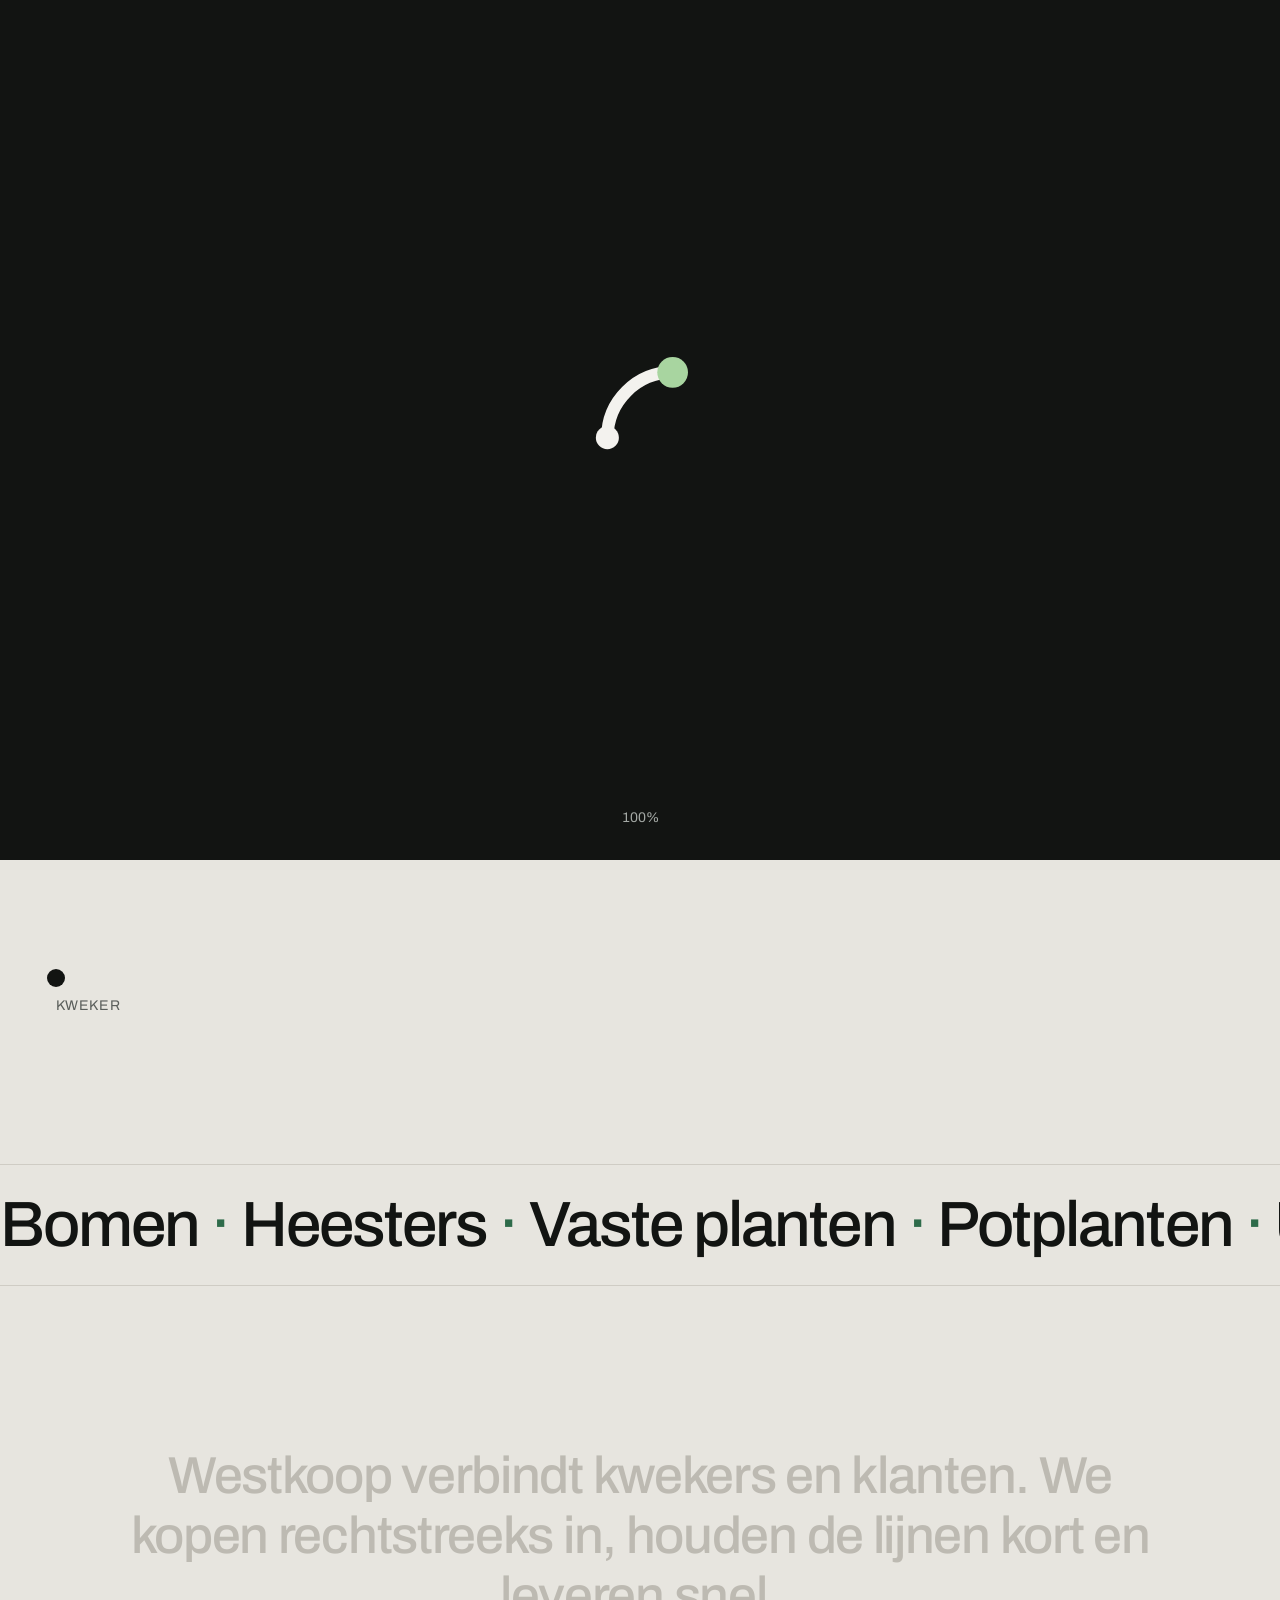
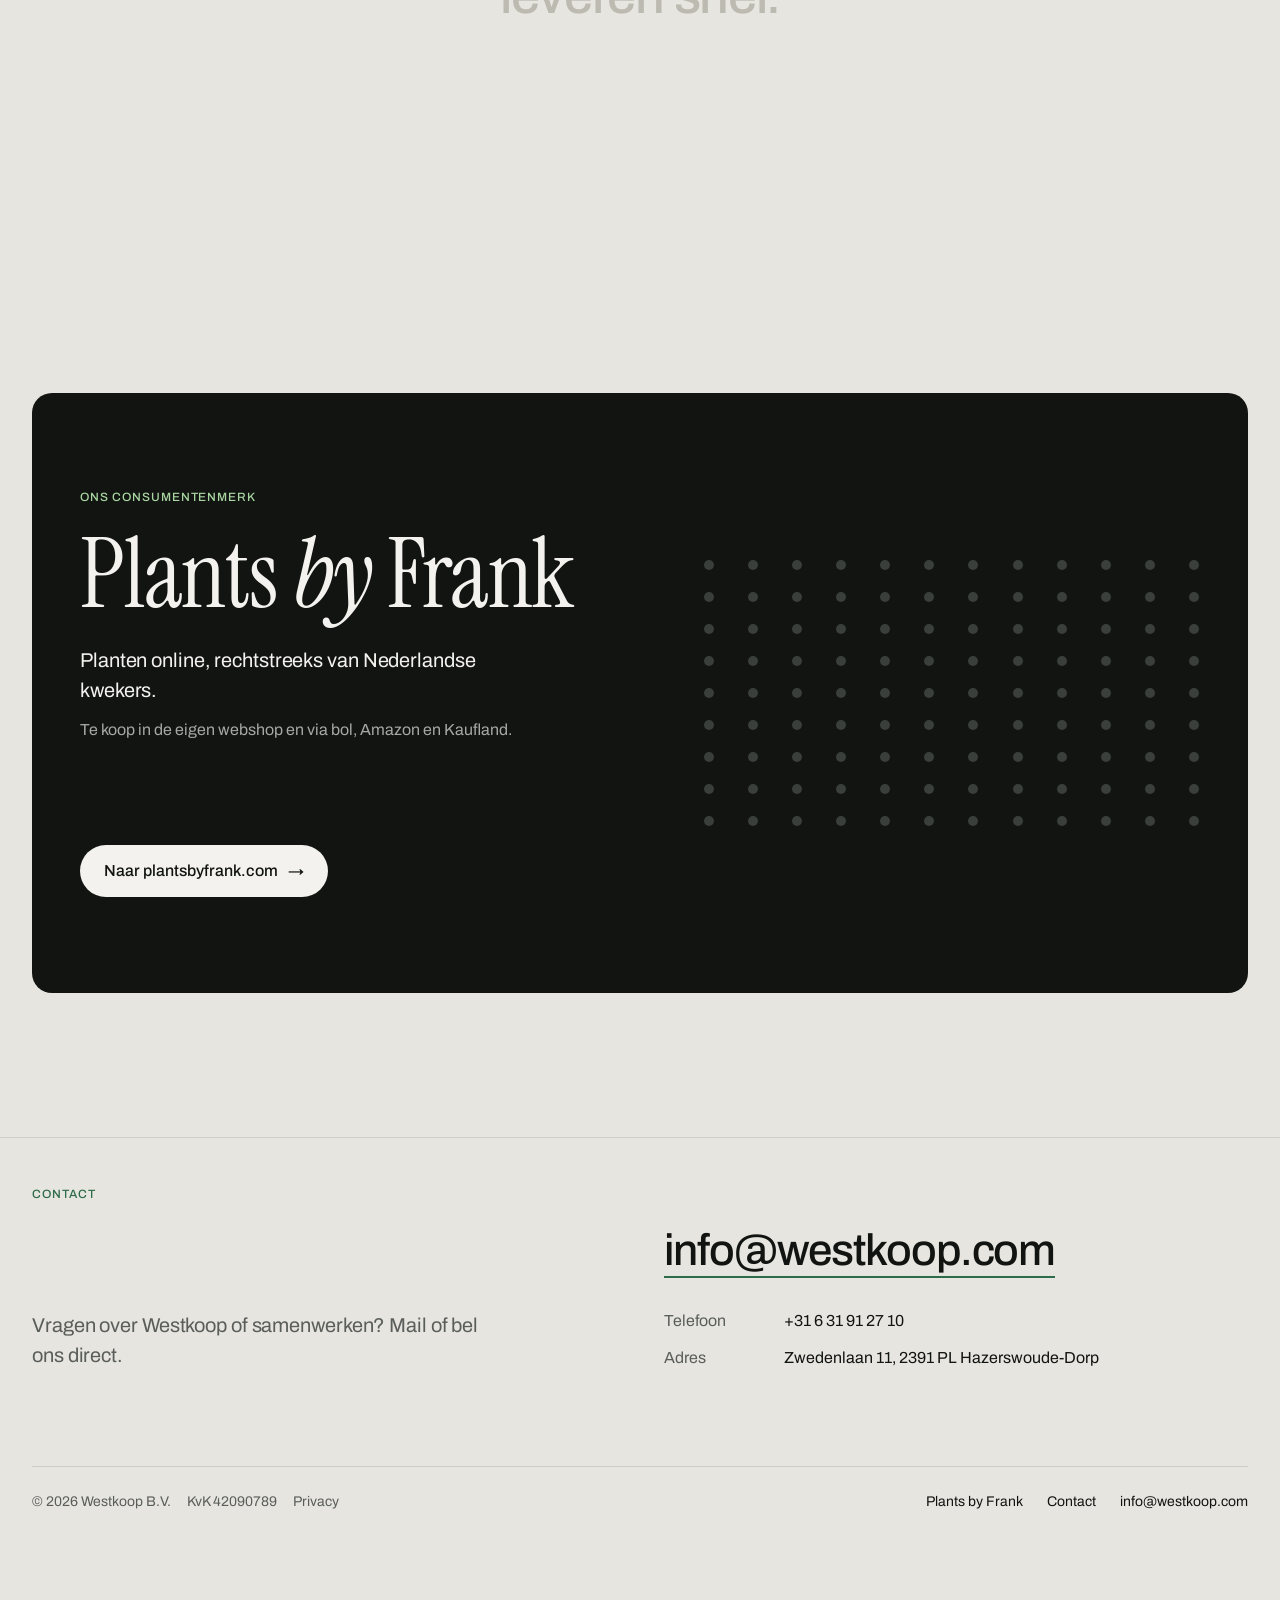
<file: index.html>
<!doctype html>
<html lang="nl">
<head>
<meta charset="utf-8">
<meta name="viewport" content="width=device-width, initial-scale=1">
<title>Westkoop — Snel geleverd. Direct van de kweker.</title>
<meta name="description" content="Westkoop B.V. handelt in planten en is de houdstermaatschappij achter Plants by Frank. Rechtstreeks ingekocht bij kwekers en snel geleverd.">
<link rel="canonical" href="https://westkoop.com/">
<link rel="alternate" hreflang="nl" href="https://westkoop.com/">
<link rel="alternate" hreflang="en" href="https://westkoop.com/en/">
<link rel="alternate" hreflang="x-default" href="https://westkoop.com/">
<meta property="og:type" content="website">
<meta property="og:site_name" content="Westkoop">
<meta property="og:title" content="Westkoop — Snel geleverd. Direct van de kweker.">
<meta property="og:description" content="Westkoop B.V. handelt in planten en is de houdstermaatschappij achter Plants by Frank. Rechtstreeks ingekocht bij kwekers en snel geleverd.">
<meta property="og:url" content="https://westkoop.com/">
<meta property="og:image" content="https://westkoop.com/assets/img/og-image.png">
<meta property="og:image:width" content="1200">
<meta property="og:image:height" content="630">
<meta property="og:locale" content="nl_NL">
<meta name="twitter:card" content="summary_large_image">
<meta name="theme-color" content="#e7e5df">
<link rel="icon" href="favicon.ico" sizes="32x32">
<link rel="icon" href="assets/img/favicon.svg" type="image/svg+xml">
<link rel="apple-touch-icon" href="assets/img/apple-touch-icon.png">
<link rel="manifest" href="site.webmanifest">
<link rel="preload" href="assets/fonts/Archivo-Variable.woff2" as="font" type="font/woff2" crossorigin>
<link rel="stylesheet" href="assets/css/site.css">
<script>document.documentElement.classList.add('js');try{if(sessionStorage.getItem('wk-loader')==='1')document.documentElement.classList.add('seen')}catch(e){}</script>
<script src="assets/js/site.js" defer></script>
<script type="application/ld+json">{"@context": "https://schema.org", "@type": "Organization", "name": "Westkoop B.V.", "url": "https://westkoop.com/", "logo": "https://westkoop.com/assets/img/westkoop-logo.png", "email": "info@westkoop.com", "telephone": "+31631912710", "address": {"@type": "PostalAddress", "streetAddress": "Zwedenlaan 11", "postalCode": "2391 PL", "addressLocality": "Hazerswoude-Dorp", "addressCountry": "NL"}, "brand": {"@type": "Brand", "name": "Plants by Frank", "url": "https://plantsbyfrank.com"}}</script>
</head>
<body>
<div class="page" id="top">
  <div class="loader" aria-hidden="true">
    <svg class="route" viewBox="0 0 100 100">
      <path id="lp" d="M16 84A68 68 0 0 1 84 16" fill="none" style="stroke:var(--ink-inverse)" stroke-width="13" stroke-dasharray="107" stroke-dashoffset="107"/>
      <circle cx="16" cy="84" r="12" style="fill:var(--ink-inverse)"/>
      <circle id="ld" cx="16" cy="84" r="16" style="fill:var(--accent-inverse)"/>
    </svg>
    <div class="lw"><svg viewBox="0 -1.2 601.8 71.0" style="height:26px;width:auto;display:block" aria-hidden="true"><path d="M19.964837646484376 68.60000000000001 1.121612548828125 0.0H12.975811767578126L24.659552001953127 45.24315795898438Q24.983874511718753 46.34044799804688 25.369003295898438 48.23638305664063Q25.754132080078126 50.13231811523438 26.151422119140626 52.190414428710945Q26.548712158203127 54.248510742187506 26.8216796875 55.87012329101563H27.4189697265625Q27.66761474609375 54.59715576171876 27.878421020507815 53.08770446777345Q28.089227294921876 51.57825317382813 28.375711059570314 50.06880187988282Q28.66219482421875 48.55935058593751 28.91083984375 47.287738037109385Q29.15948486328125 46.01612548828126 29.3081298828125 45.24315795898438L40.143225097656256 0.0H54.532586669921876L65.39200439453126 45.24315795898438Q65.71632690429688 46.34044799804688 66.08929443359375 48.23638305664063Q66.46226196289062 50.13231811523438 66.8473907470703 52.190414428710945Q67.23251953125 54.248510742187506 67.48116455078126 55.87012329101563H68.07845458984376Q68.327099609375 54.672833251953136 68.62574462890625 53.20122070312501Q68.9243896484375 51.72960815429688 69.23519592285156 50.25799560546876Q69.54600219726562 48.78638305664063 69.87032470703124 47.476931762695315Q70.19464721679688 46.16748046875001 70.41896972656251 45.24315795898438L82.12703247070313 0.0H92.67310180664063L73.75419921875 68.60000000000001H60.67838745117188L49.18922729492188 22.77303466796876Q48.864904785156256 21.324389648437503 48.47842102050782 19.35277709960938Q48.09193725585938 17.381164550781257 47.7689697265625 15.36090698242188Q47.44600219726563 13.340649414062504 47.197357177734375 11.794714355468756H46.700067138671876Q46.527099609375 13.392004394531256 46.204132080078125 15.487939453125005Q45.88116455078125 17.583874511718754 45.50819702148438 19.529809570312505Q45.135229492187506 21.475744628906256 44.810906982421876 22.77303466796876L33.49471435546875 68.60000000000001Z" style="fill:var(--ink-inverse)"/><path d="M104.93509521484376 68.60000000000001V0.0H158.07025756835938V9.567681884765634H116.08658447265626V28.729675292968757H153.67025756835938V38.29735717773438H116.08658447265626V59.03231811523438H158.67025756835938V68.60000000000001Z" style="fill:var(--ink-inverse)"/><path d="M200.74051513671878 69.80000000000001Q195.08916015625002 69.80000000000001 189.9013214111328 68.6351287841797Q184.71348266601564 67.47025756835939 180.71348266601564 64.91754760742188Q176.71348266601564 62.36483764648438 174.4013214111328 58.43916015625001Q172.08916015625002 54.51348266601563 172.08916015625002 48.96754760742188Q172.08916015625002 48.39187011718751 172.1269989013672 47.85267639160157Q172.1648376464844 47.31348266601563 172.18916015625 46.91619262695313H183.4406494140625Q183.41632690429688 47.18916015625001 183.3663269042969 47.78780517578126Q183.3163269042969 48.386450195312506 183.3163269042969 48.83509521484376Q183.3163269042969 52.52425537109376 185.48387451171877 55.093157958984385Q187.65142211914065 57.66206054687501 191.6040985107422 58.985028076171886Q195.55677490234376 60.30799560546876 200.72432250976564 60.30799560546876Q203.53787231445315 60.30799560546876 206.12435607910157 59.956640625000006Q208.71083984375002 59.60528564453126 210.87703247070314 58.85528564453126Q213.04322509765626 58.10528564453126 214.64454650878906 56.94583435058594Q216.2458679199219 55.78638305664063 217.112060546875 54.18235168457032Q217.97825317382814 52.57832031250001 217.97825317382814 50.470257568359386Q217.97825317382814 47.302709960937506 216.11744689941406 45.22029113769532Q214.25664062500002 43.13787231445313 211.12151184082035 41.740582275390636Q207.98638305664065 40.34329223632813 204.02693176269534 39.24464721679688Q200.06748046875003 38.14600219726563 195.88370666503909 37.046002197265636Q191.69993286132814 35.946002197265635 187.74048156738283 34.44464721679688Q183.78103027343752 32.94329223632813 180.64590148925782 30.79193725585938Q177.51077270507815 28.640582275390628 175.64996643066408 25.351388549804692Q173.78916015625 22.062194824218757 173.78916015625 17.410839843750004Q173.78916015625 12.902709960937507 175.68106384277345 9.400000000000006Q177.5729675292969 5.897290039062504 181.16487121582034 3.5472900390625064Q184.75677490234378 1.1972900390625085 189.79325866699222 -0.0013549804687400524Q194.82974243164065 -1.1999999999999886 201.11890258789066 -1.1999999999999886Q206.54593505859378 -1.1999999999999886 211.29864501953128 -0.06216125488280255Q216.05135498046877 1.0756774902343835 219.6783874511719 3.477032470703133Q223.30541992187503 5.878387451171882 225.35677490234377 9.56758117675782Q227.40812988281252 13.256774902343757 227.40812988281252 18.383807373046878V19.58380737304688H216.3323181152344V18.316259765625006Q216.3323181152344 15.148712158203132 214.3998992919922 12.94197082519532Q212.46748046875 10.735229492187507 209.06209411621097 9.51361694335938Q205.6567077636719 8.292004394531254 201.21348266601564 8.292004394531254Q195.91083984375 8.292004394531254 192.3095184326172 9.324423217773443Q188.7081970214844 10.356842041015632 186.87442321777348 12.25006713867188Q185.04064941406253 14.14329223632813 185.04064941406253 16.737872314453128Q185.04064941406253 19.554064941406253 186.90145568847657 21.448645019531256Q188.76226196289065 23.34322509765626 191.90955200195316 24.640515136718758Q195.05684204101564 25.937805175781257 199.01629333496095 26.986450195312507Q202.97574462890628 28.035095214843757 207.14735717773442 29.172933959960943Q211.31896972656253 30.31077270507813 215.27842102050784 31.786450195312504Q219.23787231445314 33.26212768554688 222.38516235351562 35.47564392089845Q225.53245239257814 37.68916015625001 227.3932586669922 40.96483764648438Q229.25406494140628 44.240515136718756 229.25406494140628 48.86483764648438Q229.25406494140628 56.34593505859376 225.57703247070316 60.97296752929688Q221.90000000000003 65.60000000000001 215.47161254882815 67.70000000000002Q209.04322509765626 69.80000000000001 200.74051513671878 69.80000000000001Z" style="fill:var(--ink-inverse)"/><path d="M262.1350952148438 68.60000000000001V9.643359375000003H239.3838073730469V0.0H296.1865173339844V9.643359375000003H273.2865844726563V68.60000000000001Z" style="fill:var(--ink-inverse)"/><path d="M309.5350952148438 68.60000000000001V0.0H320.6865844726563V34.15928344726563L353.4458679199219 0.0H367.20548706054694L340.84871215820317 27.58109741210938L367.92438964843757 68.60000000000001H354.66477050781253L333.19187011718753 35.46497192382813L320.6865844726563 46.96212768554688V68.60000000000001Z" style="fill:var(--ink-inverse)"/><path d="M411.3459350585938 69.80000000000001Q400.6702575683594 69.80000000000001 392.9310638427735 65.91351623535158Q385.19187011718753 62.02703247070313 381.0661926269531 54.127032470703135Q376.9405151367188 46.227032470703136 376.9405151367188 34.300000000000004Q376.9405151367188 22.272967529296878 381.0661926269531 14.42296752929688Q385.19187011718753 6.572967529296882 392.9310638427735 2.6864837646484467Q400.6702575683594 -1.1999999999999886 411.3459350585938 -1.1999999999999886Q422.1216125488281 -1.1999999999999886 429.8229675292969 2.6864837646484467Q437.5243225097656 6.572967529296882 441.65 14.42296752929688Q445.7756774902344 22.272967529296878 445.7756774902344 34.300000000000004Q445.7756774902344 46.227032470703136 441.65 54.127032470703135Q437.5243225097656 62.02703247070313 429.8229675292969 65.91351623535158Q422.1216125488281 69.80000000000001 411.3459350585938 69.80000000000001ZM411.3459350585938 60.30799560546876Q416.78916015625003 60.30799560546876 421.04319152832034 58.783673095703136Q425.29722290039064 57.25935058593751 428.2526092529297 54.16341552734376Q431.2079956054688 51.067480468750006 432.76609191894534 46.40128784179688Q434.3241882324219 41.73509521484375 434.3241882324219 35.45135498046876V33.300000000000004Q434.3241882324219 26.940582275390632 432.76609191894534 22.236550903320317Q431.2079956054688 17.532519531250003 428.2526092529297 14.436584472656254Q425.29722290039064 11.340649414062504 421.04319152832034 9.81632690429688Q416.78916015625003 8.292004394531254 411.3459350585938 8.292004394531254Q405.9027099609375 8.292004394531254 401.66083984375 9.81632690429688Q397.4189697265625 11.340649414062504 394.4635833740235 14.436584472656254Q391.5081970214844 17.532519531250003 389.987939453125 22.236550903320317Q388.4676818847656 26.940582275390632 388.4676818847656 33.300000000000004V35.45135498046876Q388.4676818847656 41.73509521484375 389.987939453125 46.40128784179688Q391.5081970214844 51.067480468750006 394.4635833740235 54.16341552734376Q397.4189697265625 57.25935058593751 401.66083984375 58.783673095703136Q405.9027099609375 60.30799560546876 411.3459350585938 60.30799560546876Z" style="fill:var(--ink-inverse)"/><path d="M492.8459350585938 69.80000000000001Q482.1702575683594 69.80000000000001 474.4310638427735 65.91351623535158Q466.69187011718753 62.02703247070313 462.5661926269531 54.127032470703135Q458.4405151367188 46.227032470703136 458.4405151367188 34.300000000000004Q458.4405151367188 22.272967529296878 462.5661926269531 14.42296752929688Q466.69187011718753 6.572967529296882 474.4310638427735 2.6864837646484467Q482.1702575683594 -1.1999999999999886 492.8459350585938 -1.1999999999999886Q503.6216125488281 -1.1999999999999886 511.3229675292969 2.6864837646484467Q519.0243225097656 6.572967529296882 523.1500000000001 14.42296752929688Q527.2756774902344 22.272967529296878 527.2756774902344 34.300000000000004Q527.2756774902344 46.227032470703136 523.1500000000001 54.127032470703135Q519.0243225097656 62.02703247070313 511.3229675292969 65.91351623535158Q503.6216125488281 69.80000000000001 492.8459350585938 69.80000000000001ZM492.8459350585938 60.30799560546876Q498.28916015625003 60.30799560546876 502.54319152832034 58.783673095703136Q506.79722290039064 57.25935058593751 509.7526092529297 54.16341552734376Q512.7079956054688 51.067480468750006 514.2660919189453 46.40128784179688Q515.8241882324219 41.73509521484375 515.8241882324219 35.45135498046876V33.300000000000004Q515.8241882324219 26.940582275390632 514.2660919189453 22.236550903320317Q512.7079956054688 17.532519531250003 509.7526092529297 14.436584472656254Q506.79722290039064 11.340649414062504 502.54319152832034 9.81632690429688Q498.28916015625003 8.292004394531254 492.8459350585938 8.292004394531254Q487.4027099609375 8.292004394531254 483.16083984375 9.81632690429688Q478.9189697265625 11.340649414062504 475.9635833740235 14.436584472656254Q473.0081970214844 17.532519531250003 471.487939453125 22.236550903320317Q469.9676818847656 26.940582275390632 469.9676818847656 33.300000000000004V35.45135498046876Q469.9676818847656 41.73509521484375 471.487939453125 46.40128784179688Q473.0081970214844 51.067480468750006 475.9635833740235 54.16341552734376Q478.9189697265625 57.25935058593751 483.16083984375 58.783673095703136Q487.4027099609375 60.30799560546876 492.8459350585938 60.30799560546876Z" style="fill:var(--ink-inverse)"/><path d="M543.2350952148438 68.60000000000001V0.0H577.3675476074219Q584.7243225097657 0.0 589.528387451172 2.675677490234378Q594.3324523925781 5.351354980468756 596.7473236083985 10.141903686523442Q599.1621948242188 14.932452392578128 599.1621948242188 21.416259765625007Q599.1621948242188 27.921679687500003 596.5621948242188 32.836550903320315Q593.9621948242187 37.75142211914063 589.0189361572266 40.477099609375Q584.0756774902344 43.20277709960938 576.983740234375 43.20277709960938H554.3865844726563V68.60000000000001ZM554.3865844726563 33.63509521484376H576.4864501953125Q581.8026428222656 33.63509521484376 584.8566741943359 30.393225097656256Q587.9107055664062 27.151354980468753 587.9107055664062 21.464904785156257Q587.9107055664062 17.673034667968757 586.6255767822265 15.041970825195317Q585.3404479980469 12.410906982421878 582.8215454101562 10.989294433593756Q580.3026428222656 9.567681884765634 576.4864501953125 9.567681884765634H554.3865844726563Z" style="fill:var(--ink-inverse)"/></svg></div>
    <p class="count small">0%</p>
  </div>

  <header>
    <div class="wrap">
      <a class="home" href="./" aria-label="Westkoop, home"><svg class="" style="height:30px;width:auto;display:block" xmlns="http://www.w3.org/2000/svg" role="img" aria-label="Westkoop" viewBox="0 0 714.30 87.81"><g transform="translate(0.00 0.00) scale(0.8781)"><path d="M16 84A68 68 0 0 1 84 16" fill="none" style="stroke:var(--ink)" stroke-width="13"/><circle cx="16" cy="84" r="12" style="fill:var(--ink)"/><circle cx="84" cy="16" r="16" style="fill:var(--accent)"/></g><g transform="translate(112.50 9.60)"><path d="M19.964837646484376 68.60000000000001 1.121612548828125 0.0H12.975811767578126L24.659552001953127 45.24315795898438Q24.983874511718753 46.34044799804688 25.369003295898438 48.23638305664063Q25.754132080078126 50.13231811523438 26.151422119140626 52.190414428710945Q26.548712158203127 54.248510742187506 26.8216796875 55.87012329101563H27.4189697265625Q27.66761474609375 54.59715576171876 27.878421020507815 53.08770446777345Q28.089227294921876 51.57825317382813 28.375711059570314 50.06880187988282Q28.66219482421875 48.55935058593751 28.91083984375 47.287738037109385Q29.15948486328125 46.01612548828126 29.3081298828125 45.24315795898438L40.143225097656256 0.0H54.532586669921876L65.39200439453126 45.24315795898438Q65.71632690429688 46.34044799804688 66.08929443359375 48.23638305664063Q66.46226196289062 50.13231811523438 66.8473907470703 52.190414428710945Q67.23251953125 54.248510742187506 67.48116455078126 55.87012329101563H68.07845458984376Q68.327099609375 54.672833251953136 68.62574462890625 53.20122070312501Q68.9243896484375 51.72960815429688 69.23519592285156 50.25799560546876Q69.54600219726562 48.78638305664063 69.87032470703124 47.476931762695315Q70.19464721679688 46.16748046875001 70.41896972656251 45.24315795898438L82.12703247070313 0.0H92.67310180664063L73.75419921875 68.60000000000001H60.67838745117188L49.18922729492188 22.77303466796876Q48.864904785156256 21.324389648437503 48.47842102050782 19.35277709960938Q48.09193725585938 17.381164550781257 47.7689697265625 15.36090698242188Q47.44600219726563 13.340649414062504 47.197357177734375 11.794714355468756H46.700067138671876Q46.527099609375 13.392004394531256 46.204132080078125 15.487939453125005Q45.88116455078125 17.583874511718754 45.50819702148438 19.529809570312505Q45.135229492187506 21.475744628906256 44.810906982421876 22.77303466796876L33.49471435546875 68.60000000000001Z" style="fill:var(--ink)"/><path d="M104.93509521484376 68.60000000000001V0.0H158.07025756835938V9.567681884765634H116.08658447265626V28.729675292968757H153.67025756835938V38.29735717773438H116.08658447265626V59.03231811523438H158.67025756835938V68.60000000000001Z" style="fill:var(--ink)"/><path d="M200.74051513671878 69.80000000000001Q195.08916015625002 69.80000000000001 189.9013214111328 68.6351287841797Q184.71348266601564 67.47025756835939 180.71348266601564 64.91754760742188Q176.71348266601564 62.36483764648438 174.4013214111328 58.43916015625001Q172.08916015625002 54.51348266601563 172.08916015625002 48.96754760742188Q172.08916015625002 48.39187011718751 172.1269989013672 47.85267639160157Q172.1648376464844 47.31348266601563 172.18916015625 46.91619262695313H183.4406494140625Q183.41632690429688 47.18916015625001 183.3663269042969 47.78780517578126Q183.3163269042969 48.386450195312506 183.3163269042969 48.83509521484376Q183.3163269042969 52.52425537109376 185.48387451171877 55.093157958984385Q187.65142211914065 57.66206054687501 191.6040985107422 58.985028076171886Q195.55677490234376 60.30799560546876 200.72432250976564 60.30799560546876Q203.53787231445315 60.30799560546876 206.12435607910157 59.956640625000006Q208.71083984375002 59.60528564453126 210.87703247070314 58.85528564453126Q213.04322509765626 58.10528564453126 214.64454650878906 56.94583435058594Q216.2458679199219 55.78638305664063 217.112060546875 54.18235168457032Q217.97825317382814 52.57832031250001 217.97825317382814 50.470257568359386Q217.97825317382814 47.302709960937506 216.11744689941406 45.22029113769532Q214.25664062500002 43.13787231445313 211.12151184082035 41.740582275390636Q207.98638305664065 40.34329223632813 204.02693176269534 39.24464721679688Q200.06748046875003 38.14600219726563 195.88370666503909 37.046002197265636Q191.69993286132814 35.946002197265635 187.74048156738283 34.44464721679688Q183.78103027343752 32.94329223632813 180.64590148925782 30.79193725585938Q177.51077270507815 28.640582275390628 175.64996643066408 25.351388549804692Q173.78916015625 22.062194824218757 173.78916015625 17.410839843750004Q173.78916015625 12.902709960937507 175.68106384277345 9.400000000000006Q177.5729675292969 5.897290039062504 181.16487121582034 3.5472900390625064Q184.75677490234378 1.1972900390625085 189.79325866699222 -0.0013549804687400524Q194.82974243164065 -1.1999999999999886 201.11890258789066 -1.1999999999999886Q206.54593505859378 -1.1999999999999886 211.29864501953128 -0.06216125488280255Q216.05135498046877 1.0756774902343835 219.6783874511719 3.477032470703133Q223.30541992187503 5.878387451171882 225.35677490234377 9.56758117675782Q227.40812988281252 13.256774902343757 227.40812988281252 18.383807373046878V19.58380737304688H216.3323181152344V18.316259765625006Q216.3323181152344 15.148712158203132 214.3998992919922 12.94197082519532Q212.46748046875 10.735229492187507 209.06209411621097 9.51361694335938Q205.6567077636719 8.292004394531254 201.21348266601564 8.292004394531254Q195.91083984375 8.292004394531254 192.3095184326172 9.324423217773443Q188.7081970214844 10.356842041015632 186.87442321777348 12.25006713867188Q185.04064941406253 14.14329223632813 185.04064941406253 16.737872314453128Q185.04064941406253 19.554064941406253 186.90145568847657 21.448645019531256Q188.76226196289065 23.34322509765626 191.90955200195316 24.640515136718758Q195.05684204101564 25.937805175781257 199.01629333496095 26.986450195312507Q202.97574462890628 28.035095214843757 207.14735717773442 29.172933959960943Q211.31896972656253 30.31077270507813 215.27842102050784 31.786450195312504Q219.23787231445314 33.26212768554688 222.38516235351562 35.47564392089845Q225.53245239257814 37.68916015625001 227.3932586669922 40.96483764648438Q229.25406494140628 44.240515136718756 229.25406494140628 48.86483764648438Q229.25406494140628 56.34593505859376 225.57703247070316 60.97296752929688Q221.90000000000003 65.60000000000001 215.47161254882815 67.70000000000002Q209.04322509765626 69.80000000000001 200.74051513671878 69.80000000000001Z" style="fill:var(--ink)"/><path d="M262.1350952148438 68.60000000000001V9.643359375000003H239.3838073730469V0.0H296.1865173339844V9.643359375000003H273.2865844726563V68.60000000000001Z" style="fill:var(--ink)"/><path d="M309.5350952148438 68.60000000000001V0.0H320.6865844726563V34.15928344726563L353.4458679199219 0.0H367.20548706054694L340.84871215820317 27.58109741210938L367.92438964843757 68.60000000000001H354.66477050781253L333.19187011718753 35.46497192382813L320.6865844726563 46.96212768554688V68.60000000000001Z" style="fill:var(--ink)"/><path d="M411.3459350585938 69.80000000000001Q400.6702575683594 69.80000000000001 392.9310638427735 65.91351623535158Q385.19187011718753 62.02703247070313 381.0661926269531 54.127032470703135Q376.9405151367188 46.227032470703136 376.9405151367188 34.300000000000004Q376.9405151367188 22.272967529296878 381.0661926269531 14.42296752929688Q385.19187011718753 6.572967529296882 392.9310638427735 2.6864837646484467Q400.6702575683594 -1.1999999999999886 411.3459350585938 -1.1999999999999886Q422.1216125488281 -1.1999999999999886 429.8229675292969 2.6864837646484467Q437.5243225097656 6.572967529296882 441.65 14.42296752929688Q445.7756774902344 22.272967529296878 445.7756774902344 34.300000000000004Q445.7756774902344 46.227032470703136 441.65 54.127032470703135Q437.5243225097656 62.02703247070313 429.8229675292969 65.91351623535158Q422.1216125488281 69.80000000000001 411.3459350585938 69.80000000000001ZM411.3459350585938 60.30799560546876Q416.78916015625003 60.30799560546876 421.04319152832034 58.783673095703136Q425.29722290039064 57.25935058593751 428.2526092529297 54.16341552734376Q431.2079956054688 51.067480468750006 432.76609191894534 46.40128784179688Q434.3241882324219 41.73509521484375 434.3241882324219 35.45135498046876V33.300000000000004Q434.3241882324219 26.940582275390632 432.76609191894534 22.236550903320317Q431.2079956054688 17.532519531250003 428.2526092529297 14.436584472656254Q425.29722290039064 11.340649414062504 421.04319152832034 9.81632690429688Q416.78916015625003 8.292004394531254 411.3459350585938 8.292004394531254Q405.9027099609375 8.292004394531254 401.66083984375 9.81632690429688Q397.4189697265625 11.340649414062504 394.4635833740235 14.436584472656254Q391.5081970214844 17.532519531250003 389.987939453125 22.236550903320317Q388.4676818847656 26.940582275390632 388.4676818847656 33.300000000000004V35.45135498046876Q388.4676818847656 41.73509521484375 389.987939453125 46.40128784179688Q391.5081970214844 51.067480468750006 394.4635833740235 54.16341552734376Q397.4189697265625 57.25935058593751 401.66083984375 58.783673095703136Q405.9027099609375 60.30799560546876 411.3459350585938 60.30799560546876Z" style="fill:var(--ink)"/><path d="M492.8459350585938 69.80000000000001Q482.1702575683594 69.80000000000001 474.4310638427735 65.91351623535158Q466.69187011718753 62.02703247070313 462.5661926269531 54.127032470703135Q458.4405151367188 46.227032470703136 458.4405151367188 34.300000000000004Q458.4405151367188 22.272967529296878 462.5661926269531 14.42296752929688Q466.69187011718753 6.572967529296882 474.4310638427735 2.6864837646484467Q482.1702575683594 -1.1999999999999886 492.8459350585938 -1.1999999999999886Q503.6216125488281 -1.1999999999999886 511.3229675292969 2.6864837646484467Q519.0243225097656 6.572967529296882 523.1500000000001 14.42296752929688Q527.2756774902344 22.272967529296878 527.2756774902344 34.300000000000004Q527.2756774902344 46.227032470703136 523.1500000000001 54.127032470703135Q519.0243225097656 62.02703247070313 511.3229675292969 65.91351623535158Q503.6216125488281 69.80000000000001 492.8459350585938 69.80000000000001ZM492.8459350585938 60.30799560546876Q498.28916015625003 60.30799560546876 502.54319152832034 58.783673095703136Q506.79722290039064 57.25935058593751 509.7526092529297 54.16341552734376Q512.7079956054688 51.067480468750006 514.2660919189453 46.40128784179688Q515.8241882324219 41.73509521484375 515.8241882324219 35.45135498046876V33.300000000000004Q515.8241882324219 26.940582275390632 514.2660919189453 22.236550903320317Q512.7079956054688 17.532519531250003 509.7526092529297 14.436584472656254Q506.79722290039064 11.340649414062504 502.54319152832034 9.81632690429688Q498.28916015625003 8.292004394531254 492.8459350585938 8.292004394531254Q487.4027099609375 8.292004394531254 483.16083984375 9.81632690429688Q478.9189697265625 11.340649414062504 475.9635833740235 14.436584472656254Q473.0081970214844 17.532519531250003 471.487939453125 22.236550903320317Q469.9676818847656 26.940582275390632 469.9676818847656 33.300000000000004V35.45135498046876Q469.9676818847656 41.73509521484375 471.487939453125 46.40128784179688Q473.0081970214844 51.067480468750006 475.9635833740235 54.16341552734376Q478.9189697265625 57.25935058593751 483.16083984375 58.783673095703136Q487.4027099609375 60.30799560546876 492.8459350585938 60.30799560546876Z" style="fill:var(--ink)"/><path d="M543.2350952148438 68.60000000000001V0.0H577.3675476074219Q584.7243225097657 0.0 589.528387451172 2.675677490234378Q594.3324523925781 5.351354980468756 596.7473236083985 10.141903686523442Q599.1621948242188 14.932452392578128 599.1621948242188 21.416259765625007Q599.1621948242188 27.921679687500003 596.5621948242188 32.836550903320315Q593.9621948242187 37.75142211914063 589.0189361572266 40.477099609375Q584.0756774902344 43.20277709960938 576.983740234375 43.20277709960938H554.3865844726563V68.60000000000001ZM554.3865844726563 33.63509521484376H576.4864501953125Q581.8026428222656 33.63509521484376 584.8566741943359 30.393225097656256Q587.9107055664062 27.151354980468753 587.9107055664062 21.464904785156257Q587.9107055664062 17.673034667968757 586.6255767822265 15.041970825195317Q585.3404479980469 12.410906982421878 582.8215454101562 10.989294433593756Q580.3026428222656 9.567681884765634 576.4864501953125 9.567681884765634H554.3865844726563Z" style="fill:var(--ink)"/></g></svg></a>
      <nav class="navpill small" aria-label="Hoofdmenu">
        <a href="./#over">Over ons</a>
        <a href="https://plantsbyfrank.com">Plants by Frank</a>
        <a href="./#contact">Contact</a>
      </nav>
      <div class="tools small">
        <nav class="lang" aria-label="Taal">
          <a href="./" hreflang="nl" lang="nl" aria-current="true">NL</a>
          <a href="en/" hreflang="en" lang="en">EN</a>
        </nav>
      </div>
    </div>
  </header>

  <main>
  <section class="hero">
    <div class="wrap">
      <p class="label fade">Handel in planten</p>
      <h1 class="display rv">Snel geleverd. | Direct van de kweker.</h1>
      <p class="body-lg intro fade" style="--d:500ms">Westkoop B.V. handelt in planten en is de houdstermaatschappij achter Plants by Frank. We kopen rechtstreeks in bij kwekers en leveren snel, aan bedrijven en consumenten.</p>
      <div class="ctas fade" style="--d:650ms">
        <a class="pill pill-dark" href="https://plantsbyfrank.com">Naar Plants by Frank <span class="arr" aria-hidden="true">&rarr;</span></a>
        <a class="pill pill-line" href="#over">Over Westkoop</a>
      </div>
    </div>
  </section>

  <section class="route-band" id="over" aria-label="Een lijn van kweker naar klant">
    <div class="wrap">
      <svg viewBox="0 0 1216 250" role="img" aria-label="Een lijn van kweker naar klant">
        <path class="route-path" id="rp" d="M24 214C420 214 760 30 1188 30"/>
        <circle class="route-start" cx="24" cy="214" r="9"/>
        <circle class="route-end" cx="1188" cy="30" r="14"/>
        <circle class="runner" id="runner" r="6"/>
        <text class="route-txt" x="24" y="246">Kweker</text>
        <text class="route-txt" x="1188" y="76" text-anchor="end">Klant</text>
      </svg>
      <p class="route-cap body-lg fade">Eén lijn, zonder omwegen.</p>
    </div>
  </section>

  <div class="marquee" aria-hidden="true">
    <div class="track"><span>Bomen <i>&middot;</i> Heesters <i>&middot;</i> Vaste planten <i>&middot;</i> Potplanten <i>&middot;</i> Uit Boskoop en het Westland <i>&middot;</i></span><span>Bomen <i>&middot;</i> Heesters <i>&middot;</i> Vaste planten <i>&middot;</i> Potplanten <i>&middot;</i> Uit Boskoop en het Westland <i>&middot;</i></span></div>
  </div>

  <section class="statement">
    <div class="wrap"><p class="ink-rv">Westkoop verbindt kwekers en klanten. We kopen rechtstreeks in, houden de lijnen kort en leveren snel.</p></div>
  </section>

  <section class="principles" aria-label="Zo werken we">
    <div class="wrap grid">
      <div class="item fade"><p class="label num">01</p><h2 class="h3">Direct van de kweker</h2><p class="body muted">We kopen rechtstreeks in bij kwekers, midden in de Nederlandse kwekerswereld.</p></div>
      <div class="item fade" style="--d:120ms"><p class="label num">02</p><h2 class="h3">Snel geleverd</h2><p class="body muted">Korte lijnen van kwekerij tot voordeur.</p></div>
      <div class="item fade" style="--d:240ms"><p class="label num">03</p><h2 class="h3">Eén aanspreekpunt</h2><p class="body muted">Je spreekt direct met de eigenaar.</p></div>
    </div>
  </section>

  <section class="pbf" id="pbf">
    <div class="wrap">
      <div class="panel">
        <div class="txt">
          <div>
            <p class="label">Ons consumentenmerk</p>
            <h2 class="serif-display">Plants <em>by</em> Frank</h2>
            <p class="body-lg line">Planten online, rechtstreeks van Nederlandse kwekers.</p>
            <p class="body sub">Te koop in de eigen webshop en via bol, Amazon en Kaufland.</p>
          </div>
          <div><a class="pill pill-light" href="https://plantsbyfrank.com">Naar plantsbyfrank.com <span class="arr" aria-hidden="true">&rarr;</span></a></div>
        </div>
        <div class="field" aria-hidden="true"><b style="--d:0.00s"></b><b style="--d:0.11s"></b><b style="--d:0.22s"></b><b style="--d:0.33s"></b><b style="--d:0.44s"></b><b style="--d:0.55s"></b><b style="--d:0.66s"></b><b style="--d:0.77s"></b><b style="--d:0.88s"></b><b style="--d:0.99s"></b><b style="--d:1.10s"></b><b style="--d:1.21s"></b><b style="--d:0.11s"></b><b style="--d:0.22s"></b><b style="--d:0.33s"></b><b style="--d:0.44s"></b><b style="--d:0.55s"></b><b style="--d:0.66s"></b><b style="--d:0.77s"></b><b style="--d:0.88s"></b><b style="--d:0.99s"></b><b style="--d:1.10s"></b><b style="--d:1.21s"></b><b style="--d:1.32s"></b><b style="--d:0.22s"></b><b style="--d:0.33s"></b><b style="--d:0.44s"></b><b style="--d:0.55s"></b><b style="--d:0.66s"></b><b style="--d:0.77s"></b><b style="--d:0.88s"></b><b style="--d:0.99s"></b><b style="--d:1.10s"></b><b style="--d:1.21s"></b><b style="--d:1.32s"></b><b style="--d:1.43s"></b><b style="--d:0.33s"></b><b style="--d:0.44s"></b><b style="--d:0.55s"></b><b style="--d:0.66s"></b><b style="--d:0.77s"></b><b style="--d:0.88s"></b><b style="--d:0.99s"></b><b style="--d:1.10s"></b><b style="--d:1.21s"></b><b style="--d:1.32s"></b><b style="--d:1.43s"></b><b style="--d:1.54s"></b><b style="--d:0.44s"></b><b style="--d:0.55s"></b><b style="--d:0.66s"></b><b style="--d:0.77s"></b><b style="--d:0.88s"></b><b style="--d:0.99s"></b><b style="--d:1.10s"></b><b style="--d:1.21s"></b><b style="--d:1.32s"></b><b style="--d:1.43s"></b><b style="--d:1.54s"></b><b style="--d:1.65s"></b><b style="--d:0.55s"></b><b style="--d:0.66s"></b><b style="--d:0.77s"></b><b style="--d:0.88s"></b><b style="--d:0.99s"></b><b style="--d:1.10s"></b><b style="--d:1.21s"></b><b style="--d:1.32s"></b><b style="--d:1.43s"></b><b style="--d:1.54s"></b><b style="--d:1.65s"></b><b style="--d:1.76s"></b><b style="--d:0.66s"></b><b style="--d:0.77s"></b><b style="--d:0.88s"></b><b style="--d:0.99s"></b><b style="--d:1.10s"></b><b style="--d:1.21s"></b><b style="--d:1.32s"></b><b style="--d:1.43s"></b><b style="--d:1.54s"></b><b style="--d:1.65s"></b><b style="--d:1.76s"></b><b style="--d:1.87s"></b><b style="--d:0.77s"></b><b style="--d:0.88s"></b><b style="--d:0.99s"></b><b style="--d:1.10s"></b><b style="--d:1.21s"></b><b style="--d:1.32s"></b><b style="--d:1.43s"></b><b style="--d:1.54s"></b><b style="--d:1.65s"></b><b style="--d:1.76s"></b><b style="--d:1.87s"></b><b style="--d:1.98s"></b><b style="--d:0.88s"></b><b style="--d:0.99s"></b><b style="--d:1.10s"></b><b style="--d:1.21s"></b><b style="--d:1.32s"></b><b style="--d:1.43s"></b><b style="--d:1.54s"></b><b style="--d:1.65s"></b><b style="--d:1.76s"></b><b style="--d:1.87s"></b><b style="--d:1.98s"></b><b style="--d:2.09s"></b></div>
      </div>
    </div>
  </section>

  <section class="contact" id="contact">
    <div class="wrap grid">
      <div>
        <p class="label">Contact</p>
        <h2 class="h1 rv">Neem contact op.</h2>
        <p class="body-lg lead">Vragen over Westkoop of samenwerken? Mail of bel ons direct.</p>
      </div>
      <div>
        <a class="mail" href="mailto:info@westkoop.com">info@westkoop.com</a>
        <dl class="body">
          <dt>Telefoon</dt><dd><a class="tel" href="tel:+31631912710">+31 6 31 91 27 10</a></dd>
          <dt>Adres</dt><dd>Zwedenlaan 11, 2391 PL Hazerswoude-Dorp</dd>
        </dl>
      </div>
    </div>
  </section>
  </main>

  <footer>
    <div class="wrap">
      <div class="row small">
        <div class="legal"><span>&copy; 2026 Westkoop B.V.</span><span>KvK 42090789</span><a href="privacy/">Privacy</a></div>
        <div class="links"><a href="https://plantsbyfrank.com">Plants by Frank</a><a href="./#contact">Contact</a><a href="mailto:info@westkoop.com">info@westkoop.com</a></div>
      </div>
      <div class="bigword-wrap"><svg class="bigword" viewBox="0 -1.2 580.8 71.0" role="img" aria-label="Westkoop" style="display:block;width:100%;height:auto"><path d="M19.964837646484376 68.60000000000001 1.121612548828125 0.0H12.975811767578126L24.659552001953127 45.24315795898438Q24.983874511718753 46.34044799804688 25.369003295898438 48.23638305664063Q25.754132080078126 50.13231811523438 26.151422119140626 52.190414428710945Q26.548712158203127 54.248510742187506 26.8216796875 55.87012329101563H27.4189697265625Q27.66761474609375 54.59715576171876 27.878421020507815 53.08770446777345Q28.089227294921876 51.57825317382813 28.375711059570314 50.06880187988282Q28.66219482421875 48.55935058593751 28.91083984375 47.287738037109385Q29.15948486328125 46.01612548828126 29.3081298828125 45.24315795898438L40.143225097656256 0.0H54.532586669921876L65.39200439453126 45.24315795898438Q65.71632690429688 46.34044799804688 66.08929443359375 48.23638305664063Q66.46226196289062 50.13231811523438 66.8473907470703 52.190414428710945Q67.23251953125 54.248510742187506 67.48116455078126 55.87012329101563H68.07845458984376Q68.327099609375 54.672833251953136 68.62574462890625 53.20122070312501Q68.9243896484375 51.72960815429688 69.23519592285156 50.25799560546876Q69.54600219726562 48.78638305664063 69.87032470703124 47.476931762695315Q70.19464721679688 46.16748046875001 70.41896972656251 45.24315795898438L82.12703247070313 0.0H92.67310180664063L73.75419921875 68.60000000000001H60.67838745117188L49.18922729492188 22.77303466796876Q48.864904785156256 21.324389648437503 48.47842102050782 19.35277709960938Q48.09193725585938 17.381164550781257 47.7689697265625 15.36090698242188Q47.44600219726563 13.340649414062504 47.197357177734375 11.794714355468756H46.700067138671876Q46.527099609375 13.392004394531256 46.204132080078125 15.487939453125005Q45.88116455078125 17.583874511718754 45.50819702148438 19.529809570312505Q45.135229492187506 21.475744628906256 44.810906982421876 22.77303466796876L33.49471435546875 68.60000000000001Z" style="fill:var(--ink)"/><path d="M101.93509521484376 68.60000000000001V0.0H155.07025756835938V9.567681884765634H113.08658447265626V28.729675292968757H150.67025756835938V38.29735717773438H113.08658447265626V59.03231811523438H155.67025756835938V68.60000000000001Z" style="fill:var(--ink)"/><path d="M194.74051513671878 69.80000000000001Q189.08916015625002 69.80000000000001 183.9013214111328 68.6351287841797Q178.71348266601564 67.47025756835939 174.71348266601564 64.91754760742188Q170.71348266601564 62.36483764648438 168.4013214111328 58.43916015625001Q166.08916015625002 54.51348266601563 166.08916015625002 48.96754760742188Q166.08916015625002 48.39187011718751 166.1269989013672 47.85267639160157Q166.1648376464844 47.31348266601563 166.18916015625 46.91619262695313H177.4406494140625Q177.41632690429688 47.18916015625001 177.3663269042969 47.78780517578126Q177.3163269042969 48.386450195312506 177.3163269042969 48.83509521484376Q177.3163269042969 52.52425537109376 179.48387451171877 55.093157958984385Q181.65142211914065 57.66206054687501 185.6040985107422 58.985028076171886Q189.55677490234376 60.30799560546876 194.72432250976564 60.30799560546876Q197.53787231445315 60.30799560546876 200.12435607910157 59.956640625000006Q202.71083984375002 59.60528564453126 204.87703247070314 58.85528564453126Q207.04322509765626 58.10528564453126 208.64454650878906 56.94583435058594Q210.2458679199219 55.78638305664063 211.112060546875 54.18235168457032Q211.97825317382814 52.57832031250001 211.97825317382814 50.470257568359386Q211.97825317382814 47.302709960937506 210.11744689941406 45.22029113769532Q208.25664062500002 43.13787231445313 205.12151184082035 41.740582275390636Q201.98638305664065 40.34329223632813 198.02693176269534 39.24464721679688Q194.06748046875003 38.14600219726563 189.88370666503909 37.046002197265636Q185.69993286132814 35.946002197265635 181.74048156738283 34.44464721679688Q177.78103027343752 32.94329223632813 174.64590148925782 30.79193725585938Q171.51077270507815 28.640582275390628 169.64996643066408 25.351388549804692Q167.78916015625 22.062194824218757 167.78916015625 17.410839843750004Q167.78916015625 12.902709960937507 169.68106384277345 9.400000000000006Q171.5729675292969 5.897290039062504 175.16487121582034 3.5472900390625064Q178.75677490234378 1.1972900390625085 183.79325866699222 -0.0013549804687400524Q188.82974243164065 -1.1999999999999886 195.11890258789066 -1.1999999999999886Q200.54593505859378 -1.1999999999999886 205.29864501953128 -0.06216125488280255Q210.05135498046877 1.0756774902343835 213.6783874511719 3.477032470703133Q217.30541992187503 5.878387451171882 219.35677490234377 9.56758117675782Q221.40812988281252 13.256774902343757 221.40812988281252 18.383807373046878V19.58380737304688H210.3323181152344V18.316259765625006Q210.3323181152344 15.148712158203132 208.3998992919922 12.94197082519532Q206.46748046875 10.735229492187507 203.06209411621097 9.51361694335938Q199.6567077636719 8.292004394531254 195.21348266601564 8.292004394531254Q189.91083984375 8.292004394531254 186.3095184326172 9.324423217773443Q182.7081970214844 10.356842041015632 180.87442321777348 12.25006713867188Q179.04064941406253 14.14329223632813 179.04064941406253 16.737872314453128Q179.04064941406253 19.554064941406253 180.90145568847657 21.448645019531256Q182.76226196289065 23.34322509765626 185.90955200195316 24.640515136718758Q189.05684204101564 25.937805175781257 193.01629333496095 26.986450195312507Q196.97574462890628 28.035095214843757 201.14735717773442 29.172933959960943Q205.31896972656253 30.31077270507813 209.27842102050784 31.786450195312504Q213.23787231445314 33.26212768554688 216.38516235351562 35.47564392089845Q219.53245239257814 37.68916015625001 221.3932586669922 40.96483764648438Q223.25406494140628 44.240515136718756 223.25406494140628 48.86483764648438Q223.25406494140628 56.34593505859376 219.57703247070316 60.97296752929688Q215.90000000000003 65.60000000000001 209.47161254882815 67.70000000000002Q203.04322509765626 69.80000000000001 194.74051513671878 69.80000000000001Z" style="fill:var(--ink)"/><path d="M253.13509521484377 68.60000000000001V9.643359375000003H230.3838073730469V0.0H287.1865173339844V9.643359375000003H264.2865844726563V68.60000000000001Z" style="fill:var(--ink)"/><path d="M297.5350952148438 68.60000000000001V0.0H308.6865844726563V34.15928344726563L341.4458679199219 0.0H355.20548706054694L328.84871215820317 27.58109741210938L355.92438964843757 68.60000000000001H342.66477050781253L321.19187011718753 35.46497192382813L308.6865844726563 46.96212768554688V68.60000000000001Z" style="fill:var(--ink)"/><path d="M396.3459350585938 69.80000000000001Q385.6702575683594 69.80000000000001 377.9310638427735 65.91351623535158Q370.19187011718753 62.02703247070313 366.0661926269531 54.127032470703135Q361.9405151367188 46.227032470703136 361.9405151367188 34.300000000000004Q361.9405151367188 22.272967529296878 366.0661926269531 14.42296752929688Q370.19187011718753 6.572967529296882 377.9310638427735 2.6864837646484467Q385.6702575683594 -1.1999999999999886 396.3459350585938 -1.1999999999999886Q407.1216125488281 -1.1999999999999886 414.8229675292969 2.6864837646484467Q422.5243225097656 6.572967529296882 426.65 14.42296752929688Q430.7756774902344 22.272967529296878 430.7756774902344 34.300000000000004Q430.7756774902344 46.227032470703136 426.65 54.127032470703135Q422.5243225097656 62.02703247070313 414.8229675292969 65.91351623535158Q407.1216125488281 69.80000000000001 396.3459350585938 69.80000000000001ZM396.3459350585938 60.30799560546876Q401.78916015625003 60.30799560546876 406.04319152832034 58.783673095703136Q410.29722290039064 57.25935058593751 413.2526092529297 54.16341552734376Q416.2079956054688 51.067480468750006 417.76609191894534 46.40128784179688Q419.3241882324219 41.73509521484375 419.3241882324219 35.45135498046876V33.300000000000004Q419.3241882324219 26.940582275390632 417.76609191894534 22.236550903320317Q416.2079956054688 17.532519531250003 413.2526092529297 14.436584472656254Q410.29722290039064 11.340649414062504 406.04319152832034 9.81632690429688Q401.78916015625003 8.292004394531254 396.3459350585938 8.292004394531254Q390.9027099609375 8.292004394531254 386.66083984375 9.81632690429688Q382.4189697265625 11.340649414062504 379.4635833740235 14.436584472656254Q376.5081970214844 17.532519531250003 374.987939453125 22.236550903320317Q373.4676818847656 26.940582275390632 373.4676818847656 33.300000000000004V35.45135498046876Q373.4676818847656 41.73509521484375 374.987939453125 46.40128784179688Q376.5081970214844 51.067480468750006 379.4635833740235 54.16341552734376Q382.4189697265625 57.25935058593751 386.66083984375 58.783673095703136Q390.9027099609375 60.30799560546876 396.3459350585938 60.30799560546876Z" style="fill:var(--ink)"/><path d="M474.8459350585938 69.80000000000001Q464.1702575683594 69.80000000000001 456.4310638427735 65.91351623535158Q448.69187011718753 62.02703247070313 444.5661926269531 54.127032470703135Q440.4405151367188 46.227032470703136 440.4405151367188 34.300000000000004Q440.4405151367188 22.272967529296878 444.5661926269531 14.42296752929688Q448.69187011718753 6.572967529296882 456.4310638427735 2.6864837646484467Q464.1702575683594 -1.1999999999999886 474.8459350585938 -1.1999999999999886Q485.6216125488281 -1.1999999999999886 493.3229675292969 2.6864837646484467Q501.0243225097656 6.572967529296882 505.15 14.42296752929688Q509.2756774902344 22.272967529296878 509.2756774902344 34.300000000000004Q509.2756774902344 46.227032470703136 505.15 54.127032470703135Q501.0243225097656 62.02703247070313 493.3229675292969 65.91351623535158Q485.6216125488281 69.80000000000001 474.8459350585938 69.80000000000001ZM474.8459350585938 60.30799560546876Q480.28916015625003 60.30799560546876 484.54319152832034 58.783673095703136Q488.79722290039064 57.25935058593751 491.7526092529297 54.16341552734376Q494.7079956054688 51.067480468750006 496.26609191894534 46.40128784179688Q497.8241882324219 41.73509521484375 497.8241882324219 35.45135498046876V33.300000000000004Q497.8241882324219 26.940582275390632 496.26609191894534 22.236550903320317Q494.7079956054688 17.532519531250003 491.7526092529297 14.436584472656254Q488.79722290039064 11.340649414062504 484.54319152832034 9.81632690429688Q480.28916015625003 8.292004394531254 474.8459350585938 8.292004394531254Q469.4027099609375 8.292004394531254 465.16083984375 9.81632690429688Q460.9189697265625 11.340649414062504 457.9635833740235 14.436584472656254Q455.0081970214844 17.532519531250003 453.487939453125 22.236550903320317Q451.9676818847656 26.940582275390632 451.9676818847656 33.300000000000004V35.45135498046876Q451.9676818847656 41.73509521484375 453.487939453125 46.40128784179688Q455.0081970214844 51.067480468750006 457.9635833740235 54.16341552734376Q460.9189697265625 57.25935058593751 465.16083984375 58.783673095703136Q469.4027099609375 60.30799560546876 474.8459350585938 60.30799560546876Z" style="fill:var(--ink)"/><path d="M522.2350952148438 68.60000000000001V0.0H556.3675476074219Q563.7243225097657 0.0 568.528387451172 2.675677490234378Q573.3324523925781 5.351354980468756 575.7473236083985 10.141903686523442Q578.1621948242188 14.932452392578128 578.1621948242188 21.416259765625007Q578.1621948242188 27.921679687500003 575.5621948242188 32.836550903320315Q572.9621948242187 37.75142211914063 568.0189361572266 40.477099609375Q563.0756774902344 43.20277709960938 555.983740234375 43.20277709960938H533.3865844726563V68.60000000000001ZM533.3865844726563 33.63509521484376H555.4864501953125Q560.8026428222656 33.63509521484376 563.8566741943359 30.393225097656256Q566.9107055664062 27.151354980468753 566.9107055664062 21.464904785156257Q566.9107055664062 17.673034667968757 565.6255767822265 15.041970825195317Q564.3404479980469 12.410906982421878 561.8215454101562 10.989294433593756Q559.3026428222656 9.567681884765634 555.4864501953125 9.567681884765634H533.3865844726563Z" style="fill:var(--ink)"/></svg></div>
    </div>
  </footer>
</div>
</body>
</html>
</file>
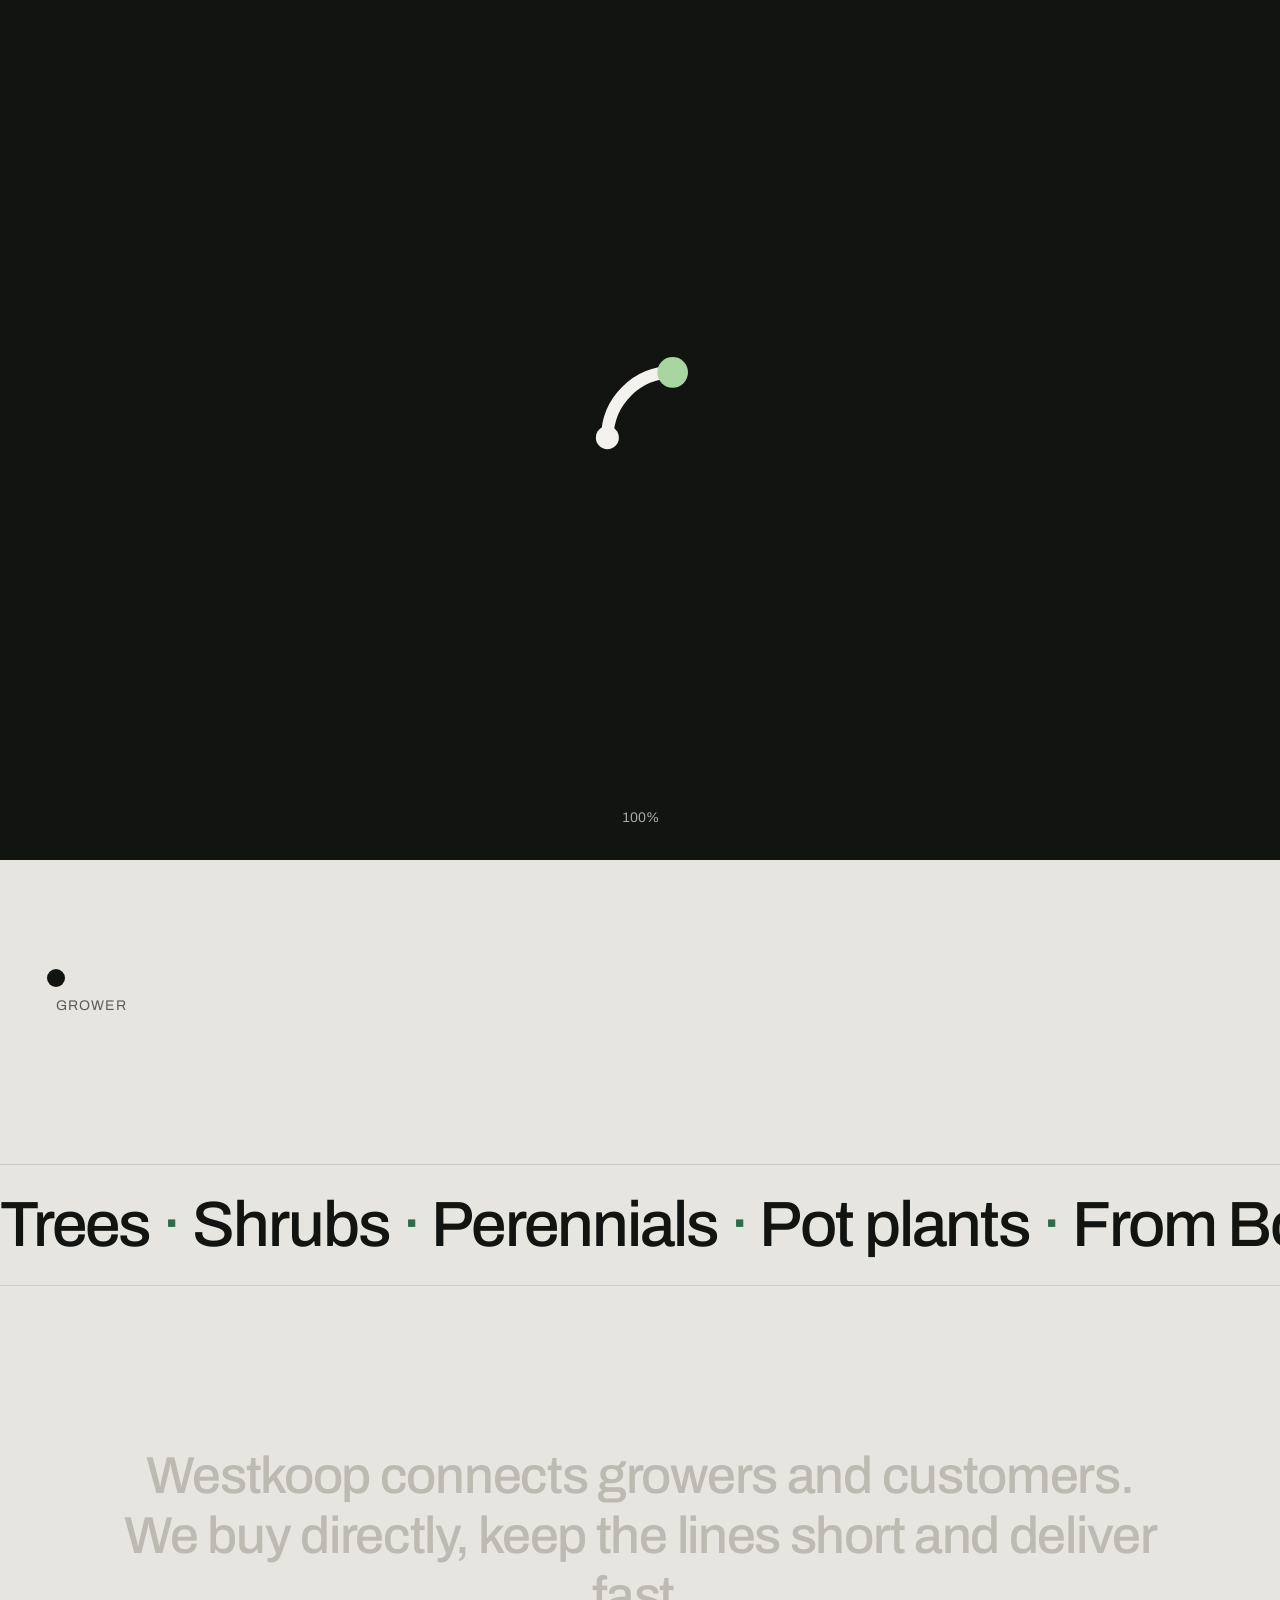
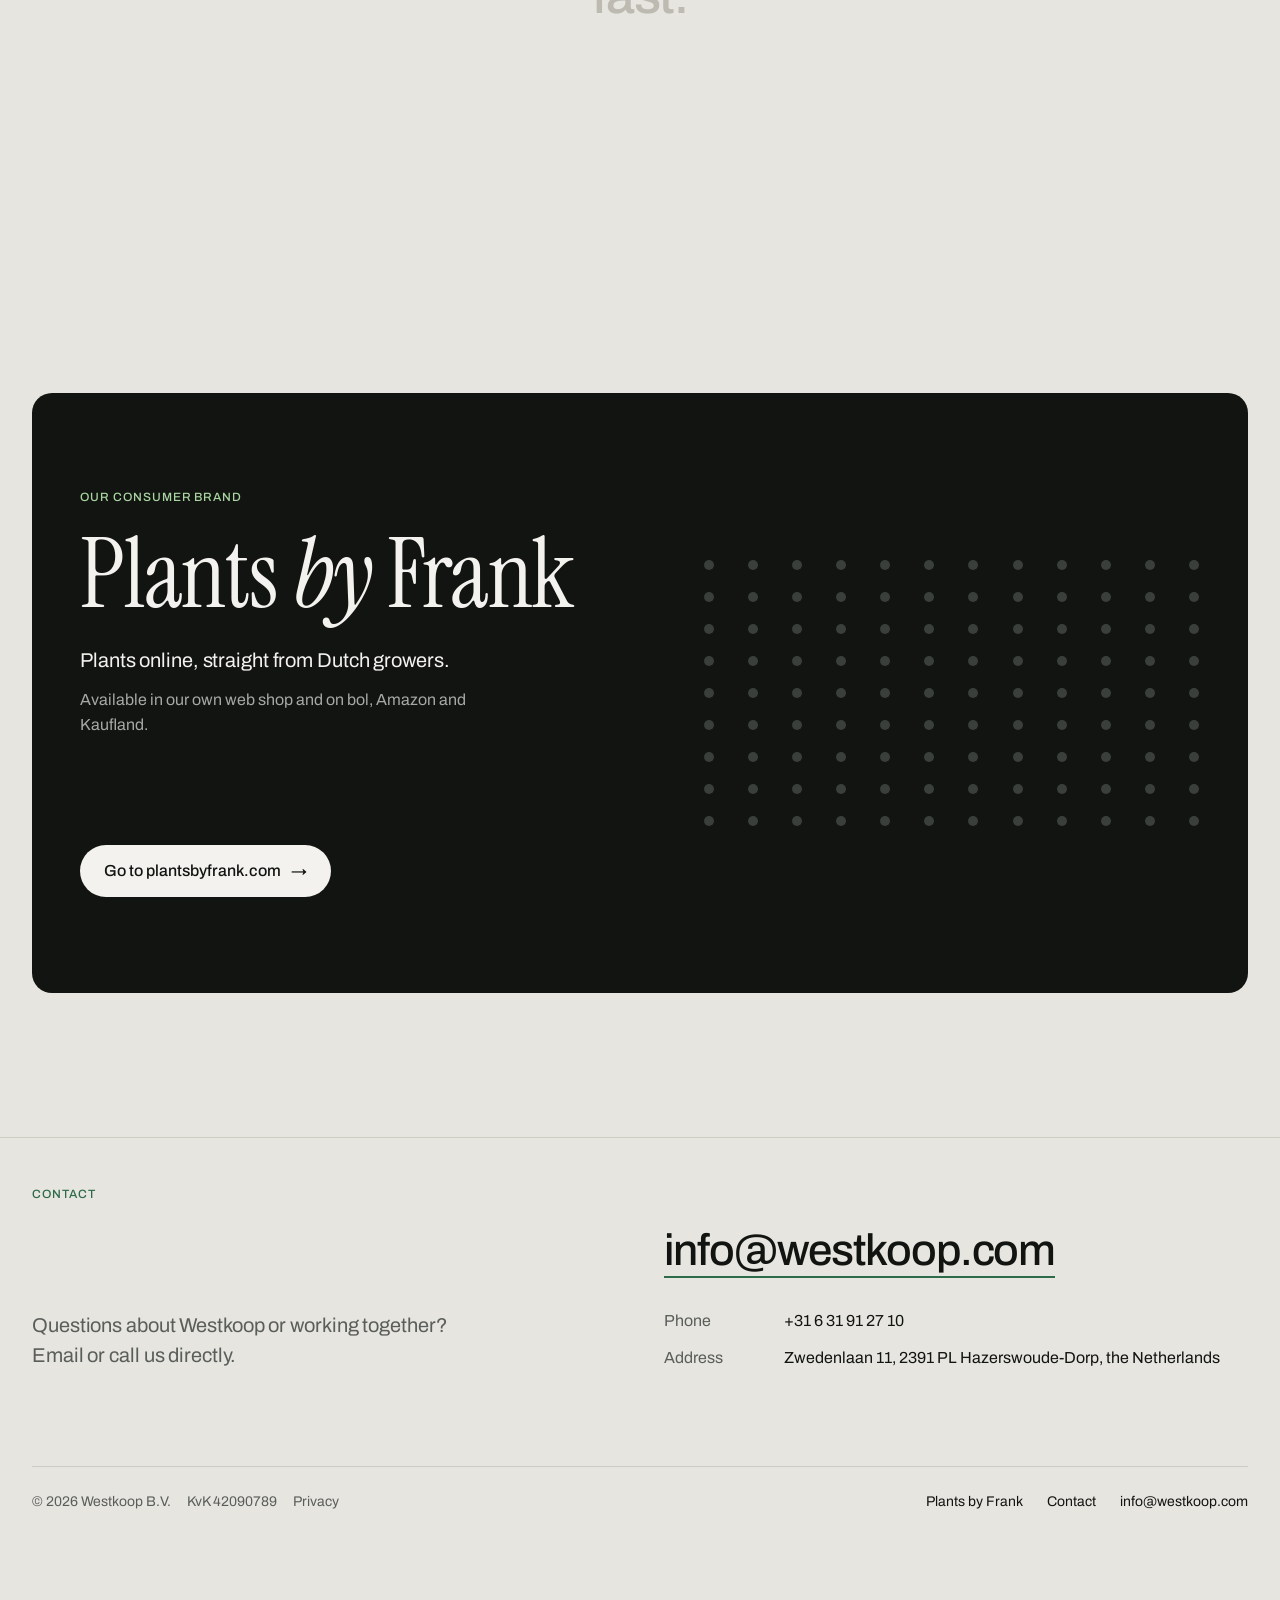
<file: en/index.html>
<!doctype html>
<html lang="en">
<head>
<meta charset="utf-8">
<meta name="viewport" content="width=device-width, initial-scale=1">
<title>Westkoop — Delivered fast. Straight from the grower.</title>
<meta name="description" content="Westkoop B.V. trades in plants and is the holding company behind Plants by Frank. Bought directly from growers and delivered fast.">
<link rel="canonical" href="https://westkoop.com/en/">
<link rel="alternate" hreflang="nl" href="https://westkoop.com/">
<link rel="alternate" hreflang="en" href="https://westkoop.com/en/">
<link rel="alternate" hreflang="x-default" href="https://westkoop.com/">
<meta property="og:type" content="website">
<meta property="og:site_name" content="Westkoop">
<meta property="og:title" content="Westkoop — Delivered fast. Straight from the grower.">
<meta property="og:description" content="Westkoop B.V. trades in plants and is the holding company behind Plants by Frank. Bought directly from growers and delivered fast.">
<meta property="og:url" content="https://westkoop.com/en/">
<meta property="og:image" content="https://westkoop.com/assets/img/og-image.png">
<meta property="og:image:width" content="1200">
<meta property="og:image:height" content="630">
<meta property="og:locale" content="en_GB">
<meta name="twitter:card" content="summary_large_image">
<meta name="theme-color" content="#e7e5df">
<link rel="icon" href="../favicon.ico" sizes="32x32">
<link rel="icon" href="../assets/img/favicon.svg" type="image/svg+xml">
<link rel="apple-touch-icon" href="../assets/img/apple-touch-icon.png">
<link rel="manifest" href="../site.webmanifest">
<link rel="preload" href="../assets/fonts/Archivo-Variable.woff2" as="font" type="font/woff2" crossorigin>
<link rel="stylesheet" href="../assets/css/site.css">
<script>document.documentElement.classList.add('js');try{if(sessionStorage.getItem('wk-loader')==='1')document.documentElement.classList.add('seen')}catch(e){}</script>
<script src="../assets/js/site.js" defer></script>
<script type="application/ld+json">{"@context": "https://schema.org", "@type": "Organization", "name": "Westkoop B.V.", "url": "https://westkoop.com/", "logo": "https://westkoop.com/assets/img/westkoop-logo.png", "email": "info@westkoop.com", "telephone": "+31631912710", "address": {"@type": "PostalAddress", "streetAddress": "Zwedenlaan 11", "postalCode": "2391 PL", "addressLocality": "Hazerswoude-Dorp", "addressCountry": "NL"}, "brand": {"@type": "Brand", "name": "Plants by Frank", "url": "https://plantsbyfrank.com"}}</script>
</head>
<body>
<div class="page" id="top">
  <div class="loader" aria-hidden="true">
    <svg class="route" viewBox="0 0 100 100">
      <path id="lp" d="M16 84A68 68 0 0 1 84 16" fill="none" style="stroke:var(--ink-inverse)" stroke-width="13" stroke-dasharray="107" stroke-dashoffset="107"/>
      <circle cx="16" cy="84" r="12" style="fill:var(--ink-inverse)"/>
      <circle id="ld" cx="16" cy="84" r="16" style="fill:var(--accent-inverse)"/>
    </svg>
    <div class="lw"><svg viewBox="0 -1.2 601.8 71.0" style="height:26px;width:auto;display:block" aria-hidden="true"><path d="M19.964837646484376 68.60000000000001 1.121612548828125 0.0H12.975811767578126L24.659552001953127 45.24315795898438Q24.983874511718753 46.34044799804688 25.369003295898438 48.23638305664063Q25.754132080078126 50.13231811523438 26.151422119140626 52.190414428710945Q26.548712158203127 54.248510742187506 26.8216796875 55.87012329101563H27.4189697265625Q27.66761474609375 54.59715576171876 27.878421020507815 53.08770446777345Q28.089227294921876 51.57825317382813 28.375711059570314 50.06880187988282Q28.66219482421875 48.55935058593751 28.91083984375 47.287738037109385Q29.15948486328125 46.01612548828126 29.3081298828125 45.24315795898438L40.143225097656256 0.0H54.532586669921876L65.39200439453126 45.24315795898438Q65.71632690429688 46.34044799804688 66.08929443359375 48.23638305664063Q66.46226196289062 50.13231811523438 66.8473907470703 52.190414428710945Q67.23251953125 54.248510742187506 67.48116455078126 55.87012329101563H68.07845458984376Q68.327099609375 54.672833251953136 68.62574462890625 53.20122070312501Q68.9243896484375 51.72960815429688 69.23519592285156 50.25799560546876Q69.54600219726562 48.78638305664063 69.87032470703124 47.476931762695315Q70.19464721679688 46.16748046875001 70.41896972656251 45.24315795898438L82.12703247070313 0.0H92.67310180664063L73.75419921875 68.60000000000001H60.67838745117188L49.18922729492188 22.77303466796876Q48.864904785156256 21.324389648437503 48.47842102050782 19.35277709960938Q48.09193725585938 17.381164550781257 47.7689697265625 15.36090698242188Q47.44600219726563 13.340649414062504 47.197357177734375 11.794714355468756H46.700067138671876Q46.527099609375 13.392004394531256 46.204132080078125 15.487939453125005Q45.88116455078125 17.583874511718754 45.50819702148438 19.529809570312505Q45.135229492187506 21.475744628906256 44.810906982421876 22.77303466796876L33.49471435546875 68.60000000000001Z" style="fill:var(--ink-inverse)"/><path d="M104.93509521484376 68.60000000000001V0.0H158.07025756835938V9.567681884765634H116.08658447265626V28.729675292968757H153.67025756835938V38.29735717773438H116.08658447265626V59.03231811523438H158.67025756835938V68.60000000000001Z" style="fill:var(--ink-inverse)"/><path d="M200.74051513671878 69.80000000000001Q195.08916015625002 69.80000000000001 189.9013214111328 68.6351287841797Q184.71348266601564 67.47025756835939 180.71348266601564 64.91754760742188Q176.71348266601564 62.36483764648438 174.4013214111328 58.43916015625001Q172.08916015625002 54.51348266601563 172.08916015625002 48.96754760742188Q172.08916015625002 48.39187011718751 172.1269989013672 47.85267639160157Q172.1648376464844 47.31348266601563 172.18916015625 46.91619262695313H183.4406494140625Q183.41632690429688 47.18916015625001 183.3663269042969 47.78780517578126Q183.3163269042969 48.386450195312506 183.3163269042969 48.83509521484376Q183.3163269042969 52.52425537109376 185.48387451171877 55.093157958984385Q187.65142211914065 57.66206054687501 191.6040985107422 58.985028076171886Q195.55677490234376 60.30799560546876 200.72432250976564 60.30799560546876Q203.53787231445315 60.30799560546876 206.12435607910157 59.956640625000006Q208.71083984375002 59.60528564453126 210.87703247070314 58.85528564453126Q213.04322509765626 58.10528564453126 214.64454650878906 56.94583435058594Q216.2458679199219 55.78638305664063 217.112060546875 54.18235168457032Q217.97825317382814 52.57832031250001 217.97825317382814 50.470257568359386Q217.97825317382814 47.302709960937506 216.11744689941406 45.22029113769532Q214.25664062500002 43.13787231445313 211.12151184082035 41.740582275390636Q207.98638305664065 40.34329223632813 204.02693176269534 39.24464721679688Q200.06748046875003 38.14600219726563 195.88370666503909 37.046002197265636Q191.69993286132814 35.946002197265635 187.74048156738283 34.44464721679688Q183.78103027343752 32.94329223632813 180.64590148925782 30.79193725585938Q177.51077270507815 28.640582275390628 175.64996643066408 25.351388549804692Q173.78916015625 22.062194824218757 173.78916015625 17.410839843750004Q173.78916015625 12.902709960937507 175.68106384277345 9.400000000000006Q177.5729675292969 5.897290039062504 181.16487121582034 3.5472900390625064Q184.75677490234378 1.1972900390625085 189.79325866699222 -0.0013549804687400524Q194.82974243164065 -1.1999999999999886 201.11890258789066 -1.1999999999999886Q206.54593505859378 -1.1999999999999886 211.29864501953128 -0.06216125488280255Q216.05135498046877 1.0756774902343835 219.6783874511719 3.477032470703133Q223.30541992187503 5.878387451171882 225.35677490234377 9.56758117675782Q227.40812988281252 13.256774902343757 227.40812988281252 18.383807373046878V19.58380737304688H216.3323181152344V18.316259765625006Q216.3323181152344 15.148712158203132 214.3998992919922 12.94197082519532Q212.46748046875 10.735229492187507 209.06209411621097 9.51361694335938Q205.6567077636719 8.292004394531254 201.21348266601564 8.292004394531254Q195.91083984375 8.292004394531254 192.3095184326172 9.324423217773443Q188.7081970214844 10.356842041015632 186.87442321777348 12.25006713867188Q185.04064941406253 14.14329223632813 185.04064941406253 16.737872314453128Q185.04064941406253 19.554064941406253 186.90145568847657 21.448645019531256Q188.76226196289065 23.34322509765626 191.90955200195316 24.640515136718758Q195.05684204101564 25.937805175781257 199.01629333496095 26.986450195312507Q202.97574462890628 28.035095214843757 207.14735717773442 29.172933959960943Q211.31896972656253 30.31077270507813 215.27842102050784 31.786450195312504Q219.23787231445314 33.26212768554688 222.38516235351562 35.47564392089845Q225.53245239257814 37.68916015625001 227.3932586669922 40.96483764648438Q229.25406494140628 44.240515136718756 229.25406494140628 48.86483764648438Q229.25406494140628 56.34593505859376 225.57703247070316 60.97296752929688Q221.90000000000003 65.60000000000001 215.47161254882815 67.70000000000002Q209.04322509765626 69.80000000000001 200.74051513671878 69.80000000000001Z" style="fill:var(--ink-inverse)"/><path d="M262.1350952148438 68.60000000000001V9.643359375000003H239.3838073730469V0.0H296.1865173339844V9.643359375000003H273.2865844726563V68.60000000000001Z" style="fill:var(--ink-inverse)"/><path d="M309.5350952148438 68.60000000000001V0.0H320.6865844726563V34.15928344726563L353.4458679199219 0.0H367.20548706054694L340.84871215820317 27.58109741210938L367.92438964843757 68.60000000000001H354.66477050781253L333.19187011718753 35.46497192382813L320.6865844726563 46.96212768554688V68.60000000000001Z" style="fill:var(--ink-inverse)"/><path d="M411.3459350585938 69.80000000000001Q400.6702575683594 69.80000000000001 392.9310638427735 65.91351623535158Q385.19187011718753 62.02703247070313 381.0661926269531 54.127032470703135Q376.9405151367188 46.227032470703136 376.9405151367188 34.300000000000004Q376.9405151367188 22.272967529296878 381.0661926269531 14.42296752929688Q385.19187011718753 6.572967529296882 392.9310638427735 2.6864837646484467Q400.6702575683594 -1.1999999999999886 411.3459350585938 -1.1999999999999886Q422.1216125488281 -1.1999999999999886 429.8229675292969 2.6864837646484467Q437.5243225097656 6.572967529296882 441.65 14.42296752929688Q445.7756774902344 22.272967529296878 445.7756774902344 34.300000000000004Q445.7756774902344 46.227032470703136 441.65 54.127032470703135Q437.5243225097656 62.02703247070313 429.8229675292969 65.91351623535158Q422.1216125488281 69.80000000000001 411.3459350585938 69.80000000000001ZM411.3459350585938 60.30799560546876Q416.78916015625003 60.30799560546876 421.04319152832034 58.783673095703136Q425.29722290039064 57.25935058593751 428.2526092529297 54.16341552734376Q431.2079956054688 51.067480468750006 432.76609191894534 46.40128784179688Q434.3241882324219 41.73509521484375 434.3241882324219 35.45135498046876V33.300000000000004Q434.3241882324219 26.940582275390632 432.76609191894534 22.236550903320317Q431.2079956054688 17.532519531250003 428.2526092529297 14.436584472656254Q425.29722290039064 11.340649414062504 421.04319152832034 9.81632690429688Q416.78916015625003 8.292004394531254 411.3459350585938 8.292004394531254Q405.9027099609375 8.292004394531254 401.66083984375 9.81632690429688Q397.4189697265625 11.340649414062504 394.4635833740235 14.436584472656254Q391.5081970214844 17.532519531250003 389.987939453125 22.236550903320317Q388.4676818847656 26.940582275390632 388.4676818847656 33.300000000000004V35.45135498046876Q388.4676818847656 41.73509521484375 389.987939453125 46.40128784179688Q391.5081970214844 51.067480468750006 394.4635833740235 54.16341552734376Q397.4189697265625 57.25935058593751 401.66083984375 58.783673095703136Q405.9027099609375 60.30799560546876 411.3459350585938 60.30799560546876Z" style="fill:var(--ink-inverse)"/><path d="M492.8459350585938 69.80000000000001Q482.1702575683594 69.80000000000001 474.4310638427735 65.91351623535158Q466.69187011718753 62.02703247070313 462.5661926269531 54.127032470703135Q458.4405151367188 46.227032470703136 458.4405151367188 34.300000000000004Q458.4405151367188 22.272967529296878 462.5661926269531 14.42296752929688Q466.69187011718753 6.572967529296882 474.4310638427735 2.6864837646484467Q482.1702575683594 -1.1999999999999886 492.8459350585938 -1.1999999999999886Q503.6216125488281 -1.1999999999999886 511.3229675292969 2.6864837646484467Q519.0243225097656 6.572967529296882 523.1500000000001 14.42296752929688Q527.2756774902344 22.272967529296878 527.2756774902344 34.300000000000004Q527.2756774902344 46.227032470703136 523.1500000000001 54.127032470703135Q519.0243225097656 62.02703247070313 511.3229675292969 65.91351623535158Q503.6216125488281 69.80000000000001 492.8459350585938 69.80000000000001ZM492.8459350585938 60.30799560546876Q498.28916015625003 60.30799560546876 502.54319152832034 58.783673095703136Q506.79722290039064 57.25935058593751 509.7526092529297 54.16341552734376Q512.7079956054688 51.067480468750006 514.2660919189453 46.40128784179688Q515.8241882324219 41.73509521484375 515.8241882324219 35.45135498046876V33.300000000000004Q515.8241882324219 26.940582275390632 514.2660919189453 22.236550903320317Q512.7079956054688 17.532519531250003 509.7526092529297 14.436584472656254Q506.79722290039064 11.340649414062504 502.54319152832034 9.81632690429688Q498.28916015625003 8.292004394531254 492.8459350585938 8.292004394531254Q487.4027099609375 8.292004394531254 483.16083984375 9.81632690429688Q478.9189697265625 11.340649414062504 475.9635833740235 14.436584472656254Q473.0081970214844 17.532519531250003 471.487939453125 22.236550903320317Q469.9676818847656 26.940582275390632 469.9676818847656 33.300000000000004V35.45135498046876Q469.9676818847656 41.73509521484375 471.487939453125 46.40128784179688Q473.0081970214844 51.067480468750006 475.9635833740235 54.16341552734376Q478.9189697265625 57.25935058593751 483.16083984375 58.783673095703136Q487.4027099609375 60.30799560546876 492.8459350585938 60.30799560546876Z" style="fill:var(--ink-inverse)"/><path d="M543.2350952148438 68.60000000000001V0.0H577.3675476074219Q584.7243225097657 0.0 589.528387451172 2.675677490234378Q594.3324523925781 5.351354980468756 596.7473236083985 10.141903686523442Q599.1621948242188 14.932452392578128 599.1621948242188 21.416259765625007Q599.1621948242188 27.921679687500003 596.5621948242188 32.836550903320315Q593.9621948242187 37.75142211914063 589.0189361572266 40.477099609375Q584.0756774902344 43.20277709960938 576.983740234375 43.20277709960938H554.3865844726563V68.60000000000001ZM554.3865844726563 33.63509521484376H576.4864501953125Q581.8026428222656 33.63509521484376 584.8566741943359 30.393225097656256Q587.9107055664062 27.151354980468753 587.9107055664062 21.464904785156257Q587.9107055664062 17.673034667968757 586.6255767822265 15.041970825195317Q585.3404479980469 12.410906982421878 582.8215454101562 10.989294433593756Q580.3026428222656 9.567681884765634 576.4864501953125 9.567681884765634H554.3865844726563Z" style="fill:var(--ink-inverse)"/></svg></div>
    <p class="count small">0%</p>
  </div>

  <header>
    <div class="wrap">
      <a class="home" href="./" aria-label="Westkoop, home"><svg class="" style="height:30px;width:auto;display:block" xmlns="http://www.w3.org/2000/svg" role="img" aria-label="Westkoop" viewBox="0 0 714.30 87.81"><g transform="translate(0.00 0.00) scale(0.8781)"><path d="M16 84A68 68 0 0 1 84 16" fill="none" style="stroke:var(--ink)" stroke-width="13"/><circle cx="16" cy="84" r="12" style="fill:var(--ink)"/><circle cx="84" cy="16" r="16" style="fill:var(--accent)"/></g><g transform="translate(112.50 9.60)"><path d="M19.964837646484376 68.60000000000001 1.121612548828125 0.0H12.975811767578126L24.659552001953127 45.24315795898438Q24.983874511718753 46.34044799804688 25.369003295898438 48.23638305664063Q25.754132080078126 50.13231811523438 26.151422119140626 52.190414428710945Q26.548712158203127 54.248510742187506 26.8216796875 55.87012329101563H27.4189697265625Q27.66761474609375 54.59715576171876 27.878421020507815 53.08770446777345Q28.089227294921876 51.57825317382813 28.375711059570314 50.06880187988282Q28.66219482421875 48.55935058593751 28.91083984375 47.287738037109385Q29.15948486328125 46.01612548828126 29.3081298828125 45.24315795898438L40.143225097656256 0.0H54.532586669921876L65.39200439453126 45.24315795898438Q65.71632690429688 46.34044799804688 66.08929443359375 48.23638305664063Q66.46226196289062 50.13231811523438 66.8473907470703 52.190414428710945Q67.23251953125 54.248510742187506 67.48116455078126 55.87012329101563H68.07845458984376Q68.327099609375 54.672833251953136 68.62574462890625 53.20122070312501Q68.9243896484375 51.72960815429688 69.23519592285156 50.25799560546876Q69.54600219726562 48.78638305664063 69.87032470703124 47.476931762695315Q70.19464721679688 46.16748046875001 70.41896972656251 45.24315795898438L82.12703247070313 0.0H92.67310180664063L73.75419921875 68.60000000000001H60.67838745117188L49.18922729492188 22.77303466796876Q48.864904785156256 21.324389648437503 48.47842102050782 19.35277709960938Q48.09193725585938 17.381164550781257 47.7689697265625 15.36090698242188Q47.44600219726563 13.340649414062504 47.197357177734375 11.794714355468756H46.700067138671876Q46.527099609375 13.392004394531256 46.204132080078125 15.487939453125005Q45.88116455078125 17.583874511718754 45.50819702148438 19.529809570312505Q45.135229492187506 21.475744628906256 44.810906982421876 22.77303466796876L33.49471435546875 68.60000000000001Z" style="fill:var(--ink)"/><path d="M104.93509521484376 68.60000000000001V0.0H158.07025756835938V9.567681884765634H116.08658447265626V28.729675292968757H153.67025756835938V38.29735717773438H116.08658447265626V59.03231811523438H158.67025756835938V68.60000000000001Z" style="fill:var(--ink)"/><path d="M200.74051513671878 69.80000000000001Q195.08916015625002 69.80000000000001 189.9013214111328 68.6351287841797Q184.71348266601564 67.47025756835939 180.71348266601564 64.91754760742188Q176.71348266601564 62.36483764648438 174.4013214111328 58.43916015625001Q172.08916015625002 54.51348266601563 172.08916015625002 48.96754760742188Q172.08916015625002 48.39187011718751 172.1269989013672 47.85267639160157Q172.1648376464844 47.31348266601563 172.18916015625 46.91619262695313H183.4406494140625Q183.41632690429688 47.18916015625001 183.3663269042969 47.78780517578126Q183.3163269042969 48.386450195312506 183.3163269042969 48.83509521484376Q183.3163269042969 52.52425537109376 185.48387451171877 55.093157958984385Q187.65142211914065 57.66206054687501 191.6040985107422 58.985028076171886Q195.55677490234376 60.30799560546876 200.72432250976564 60.30799560546876Q203.53787231445315 60.30799560546876 206.12435607910157 59.956640625000006Q208.71083984375002 59.60528564453126 210.87703247070314 58.85528564453126Q213.04322509765626 58.10528564453126 214.64454650878906 56.94583435058594Q216.2458679199219 55.78638305664063 217.112060546875 54.18235168457032Q217.97825317382814 52.57832031250001 217.97825317382814 50.470257568359386Q217.97825317382814 47.302709960937506 216.11744689941406 45.22029113769532Q214.25664062500002 43.13787231445313 211.12151184082035 41.740582275390636Q207.98638305664065 40.34329223632813 204.02693176269534 39.24464721679688Q200.06748046875003 38.14600219726563 195.88370666503909 37.046002197265636Q191.69993286132814 35.946002197265635 187.74048156738283 34.44464721679688Q183.78103027343752 32.94329223632813 180.64590148925782 30.79193725585938Q177.51077270507815 28.640582275390628 175.64996643066408 25.351388549804692Q173.78916015625 22.062194824218757 173.78916015625 17.410839843750004Q173.78916015625 12.902709960937507 175.68106384277345 9.400000000000006Q177.5729675292969 5.897290039062504 181.16487121582034 3.5472900390625064Q184.75677490234378 1.1972900390625085 189.79325866699222 -0.0013549804687400524Q194.82974243164065 -1.1999999999999886 201.11890258789066 -1.1999999999999886Q206.54593505859378 -1.1999999999999886 211.29864501953128 -0.06216125488280255Q216.05135498046877 1.0756774902343835 219.6783874511719 3.477032470703133Q223.30541992187503 5.878387451171882 225.35677490234377 9.56758117675782Q227.40812988281252 13.256774902343757 227.40812988281252 18.383807373046878V19.58380737304688H216.3323181152344V18.316259765625006Q216.3323181152344 15.148712158203132 214.3998992919922 12.94197082519532Q212.46748046875 10.735229492187507 209.06209411621097 9.51361694335938Q205.6567077636719 8.292004394531254 201.21348266601564 8.292004394531254Q195.91083984375 8.292004394531254 192.3095184326172 9.324423217773443Q188.7081970214844 10.356842041015632 186.87442321777348 12.25006713867188Q185.04064941406253 14.14329223632813 185.04064941406253 16.737872314453128Q185.04064941406253 19.554064941406253 186.90145568847657 21.448645019531256Q188.76226196289065 23.34322509765626 191.90955200195316 24.640515136718758Q195.05684204101564 25.937805175781257 199.01629333496095 26.986450195312507Q202.97574462890628 28.035095214843757 207.14735717773442 29.172933959960943Q211.31896972656253 30.31077270507813 215.27842102050784 31.786450195312504Q219.23787231445314 33.26212768554688 222.38516235351562 35.47564392089845Q225.53245239257814 37.68916015625001 227.3932586669922 40.96483764648438Q229.25406494140628 44.240515136718756 229.25406494140628 48.86483764648438Q229.25406494140628 56.34593505859376 225.57703247070316 60.97296752929688Q221.90000000000003 65.60000000000001 215.47161254882815 67.70000000000002Q209.04322509765626 69.80000000000001 200.74051513671878 69.80000000000001Z" style="fill:var(--ink)"/><path d="M262.1350952148438 68.60000000000001V9.643359375000003H239.3838073730469V0.0H296.1865173339844V9.643359375000003H273.2865844726563V68.60000000000001Z" style="fill:var(--ink)"/><path d="M309.5350952148438 68.60000000000001V0.0H320.6865844726563V34.15928344726563L353.4458679199219 0.0H367.20548706054694L340.84871215820317 27.58109741210938L367.92438964843757 68.60000000000001H354.66477050781253L333.19187011718753 35.46497192382813L320.6865844726563 46.96212768554688V68.60000000000001Z" style="fill:var(--ink)"/><path d="M411.3459350585938 69.80000000000001Q400.6702575683594 69.80000000000001 392.9310638427735 65.91351623535158Q385.19187011718753 62.02703247070313 381.0661926269531 54.127032470703135Q376.9405151367188 46.227032470703136 376.9405151367188 34.300000000000004Q376.9405151367188 22.272967529296878 381.0661926269531 14.42296752929688Q385.19187011718753 6.572967529296882 392.9310638427735 2.6864837646484467Q400.6702575683594 -1.1999999999999886 411.3459350585938 -1.1999999999999886Q422.1216125488281 -1.1999999999999886 429.8229675292969 2.6864837646484467Q437.5243225097656 6.572967529296882 441.65 14.42296752929688Q445.7756774902344 22.272967529296878 445.7756774902344 34.300000000000004Q445.7756774902344 46.227032470703136 441.65 54.127032470703135Q437.5243225097656 62.02703247070313 429.8229675292969 65.91351623535158Q422.1216125488281 69.80000000000001 411.3459350585938 69.80000000000001ZM411.3459350585938 60.30799560546876Q416.78916015625003 60.30799560546876 421.04319152832034 58.783673095703136Q425.29722290039064 57.25935058593751 428.2526092529297 54.16341552734376Q431.2079956054688 51.067480468750006 432.76609191894534 46.40128784179688Q434.3241882324219 41.73509521484375 434.3241882324219 35.45135498046876V33.300000000000004Q434.3241882324219 26.940582275390632 432.76609191894534 22.236550903320317Q431.2079956054688 17.532519531250003 428.2526092529297 14.436584472656254Q425.29722290039064 11.340649414062504 421.04319152832034 9.81632690429688Q416.78916015625003 8.292004394531254 411.3459350585938 8.292004394531254Q405.9027099609375 8.292004394531254 401.66083984375 9.81632690429688Q397.4189697265625 11.340649414062504 394.4635833740235 14.436584472656254Q391.5081970214844 17.532519531250003 389.987939453125 22.236550903320317Q388.4676818847656 26.940582275390632 388.4676818847656 33.300000000000004V35.45135498046876Q388.4676818847656 41.73509521484375 389.987939453125 46.40128784179688Q391.5081970214844 51.067480468750006 394.4635833740235 54.16341552734376Q397.4189697265625 57.25935058593751 401.66083984375 58.783673095703136Q405.9027099609375 60.30799560546876 411.3459350585938 60.30799560546876Z" style="fill:var(--ink)"/><path d="M492.8459350585938 69.80000000000001Q482.1702575683594 69.80000000000001 474.4310638427735 65.91351623535158Q466.69187011718753 62.02703247070313 462.5661926269531 54.127032470703135Q458.4405151367188 46.227032470703136 458.4405151367188 34.300000000000004Q458.4405151367188 22.272967529296878 462.5661926269531 14.42296752929688Q466.69187011718753 6.572967529296882 474.4310638427735 2.6864837646484467Q482.1702575683594 -1.1999999999999886 492.8459350585938 -1.1999999999999886Q503.6216125488281 -1.1999999999999886 511.3229675292969 2.6864837646484467Q519.0243225097656 6.572967529296882 523.1500000000001 14.42296752929688Q527.2756774902344 22.272967529296878 527.2756774902344 34.300000000000004Q527.2756774902344 46.227032470703136 523.1500000000001 54.127032470703135Q519.0243225097656 62.02703247070313 511.3229675292969 65.91351623535158Q503.6216125488281 69.80000000000001 492.8459350585938 69.80000000000001ZM492.8459350585938 60.30799560546876Q498.28916015625003 60.30799560546876 502.54319152832034 58.783673095703136Q506.79722290039064 57.25935058593751 509.7526092529297 54.16341552734376Q512.7079956054688 51.067480468750006 514.2660919189453 46.40128784179688Q515.8241882324219 41.73509521484375 515.8241882324219 35.45135498046876V33.300000000000004Q515.8241882324219 26.940582275390632 514.2660919189453 22.236550903320317Q512.7079956054688 17.532519531250003 509.7526092529297 14.436584472656254Q506.79722290039064 11.340649414062504 502.54319152832034 9.81632690429688Q498.28916015625003 8.292004394531254 492.8459350585938 8.292004394531254Q487.4027099609375 8.292004394531254 483.16083984375 9.81632690429688Q478.9189697265625 11.340649414062504 475.9635833740235 14.436584472656254Q473.0081970214844 17.532519531250003 471.487939453125 22.236550903320317Q469.9676818847656 26.940582275390632 469.9676818847656 33.300000000000004V35.45135498046876Q469.9676818847656 41.73509521484375 471.487939453125 46.40128784179688Q473.0081970214844 51.067480468750006 475.9635833740235 54.16341552734376Q478.9189697265625 57.25935058593751 483.16083984375 58.783673095703136Q487.4027099609375 60.30799560546876 492.8459350585938 60.30799560546876Z" style="fill:var(--ink)"/><path d="M543.2350952148438 68.60000000000001V0.0H577.3675476074219Q584.7243225097657 0.0 589.528387451172 2.675677490234378Q594.3324523925781 5.351354980468756 596.7473236083985 10.141903686523442Q599.1621948242188 14.932452392578128 599.1621948242188 21.416259765625007Q599.1621948242188 27.921679687500003 596.5621948242188 32.836550903320315Q593.9621948242187 37.75142211914063 589.0189361572266 40.477099609375Q584.0756774902344 43.20277709960938 576.983740234375 43.20277709960938H554.3865844726563V68.60000000000001ZM554.3865844726563 33.63509521484376H576.4864501953125Q581.8026428222656 33.63509521484376 584.8566741943359 30.393225097656256Q587.9107055664062 27.151354980468753 587.9107055664062 21.464904785156257Q587.9107055664062 17.673034667968757 586.6255767822265 15.041970825195317Q585.3404479980469 12.410906982421878 582.8215454101562 10.989294433593756Q580.3026428222656 9.567681884765634 576.4864501953125 9.567681884765634H554.3865844726563Z" style="fill:var(--ink)"/></g></svg></a>
      <nav class="navpill small" aria-label="Main menu">
        <a href="./#over">About</a>
        <a href="https://plantsbyfrank.com">Plants by Frank</a>
        <a href="./#contact">Contact</a>
      </nav>
      <div class="tools small">
        <nav class="lang" aria-label="Language">
          <a href="../" hreflang="nl" lang="nl">NL</a>
          <a href="./" hreflang="en" lang="en" aria-current="true">EN</a>
        </nav>
      </div>
    </div>
  </header>

  <main>
  <section class="hero">
    <div class="wrap">
      <p class="label fade">Plant trading</p>
      <h1 class="display rv">Delivered fast. | Straight from the grower.</h1>
      <p class="body-lg intro fade" style="--d:500ms">Westkoop B.V. trades in plants and is the holding company behind Plants by Frank. We buy directly from growers and deliver fast, to businesses and consumers.</p>
      <div class="ctas fade" style="--d:650ms">
        <a class="pill pill-dark" href="https://plantsbyfrank.com">Visit Plants by Frank <span class="arr" aria-hidden="true">&rarr;</span></a>
        <a class="pill pill-line" href="#over">About Westkoop</a>
      </div>
    </div>
  </section>

  <section class="route-band" id="over" aria-label="A line from grower to customer">
    <div class="wrap">
      <svg viewBox="0 0 1216 250" role="img" aria-label="A line from grower to customer">
        <path class="route-path" id="rp" d="M24 214C420 214 760 30 1188 30"/>
        <circle class="route-start" cx="24" cy="214" r="9"/>
        <circle class="route-end" cx="1188" cy="30" r="14"/>
        <circle class="runner" id="runner" r="6"/>
        <text class="route-txt" x="24" y="246">Grower</text>
        <text class="route-txt" x="1188" y="76" text-anchor="end">Customer</text>
      </svg>
      <p class="route-cap body-lg fade">One line, no detours.</p>
    </div>
  </section>

  <div class="marquee" aria-hidden="true">
    <div class="track"><span>Trees <i>&middot;</i> Shrubs <i>&middot;</i> Perennials <i>&middot;</i> Pot plants <i>&middot;</i> From Boskoop and the Westland <i>&middot;</i></span><span>Trees <i>&middot;</i> Shrubs <i>&middot;</i> Perennials <i>&middot;</i> Pot plants <i>&middot;</i> From Boskoop and the Westland <i>&middot;</i></span></div>
  </div>

  <section class="statement">
    <div class="wrap"><p class="ink-rv">Westkoop connects growers and customers. We buy directly, keep the lines short and deliver fast.</p></div>
  </section>

  <section class="principles" aria-label="How we work">
    <div class="wrap grid">
      <div class="item fade"><p class="label num">01</p><h2 class="h3">Straight from the grower</h2><p class="body muted">We buy directly from growers, in the heart of Dutch horticulture.</p></div>
      <div class="item fade" style="--d:120ms"><p class="label num">02</p><h2 class="h3">Delivered fast</h2><p class="body muted">Short lines from nursery to doorstep.</p></div>
      <div class="item fade" style="--d:240ms"><p class="label num">03</p><h2 class="h3">One point of contact</h2><p class="body muted">You speak directly with the owner.</p></div>
    </div>
  </section>

  <section class="pbf" id="pbf">
    <div class="wrap">
      <div class="panel">
        <div class="txt">
          <div>
            <p class="label">Our consumer brand</p>
            <h2 class="serif-display">Plants <em>by</em> Frank</h2>
            <p class="body-lg line">Plants online, straight from Dutch growers.</p>
            <p class="body sub">Available in our own web shop and on bol, Amazon and Kaufland.</p>
          </div>
          <div><a class="pill pill-light" href="https://plantsbyfrank.com">Go to plantsbyfrank.com <span class="arr" aria-hidden="true">&rarr;</span></a></div>
        </div>
        <div class="field" aria-hidden="true"><b style="--d:0.00s"></b><b style="--d:0.11s"></b><b style="--d:0.22s"></b><b style="--d:0.33s"></b><b style="--d:0.44s"></b><b style="--d:0.55s"></b><b style="--d:0.66s"></b><b style="--d:0.77s"></b><b style="--d:0.88s"></b><b style="--d:0.99s"></b><b style="--d:1.10s"></b><b style="--d:1.21s"></b><b style="--d:0.11s"></b><b style="--d:0.22s"></b><b style="--d:0.33s"></b><b style="--d:0.44s"></b><b style="--d:0.55s"></b><b style="--d:0.66s"></b><b style="--d:0.77s"></b><b style="--d:0.88s"></b><b style="--d:0.99s"></b><b style="--d:1.10s"></b><b style="--d:1.21s"></b><b style="--d:1.32s"></b><b style="--d:0.22s"></b><b style="--d:0.33s"></b><b style="--d:0.44s"></b><b style="--d:0.55s"></b><b style="--d:0.66s"></b><b style="--d:0.77s"></b><b style="--d:0.88s"></b><b style="--d:0.99s"></b><b style="--d:1.10s"></b><b style="--d:1.21s"></b><b style="--d:1.32s"></b><b style="--d:1.43s"></b><b style="--d:0.33s"></b><b style="--d:0.44s"></b><b style="--d:0.55s"></b><b style="--d:0.66s"></b><b style="--d:0.77s"></b><b style="--d:0.88s"></b><b style="--d:0.99s"></b><b style="--d:1.10s"></b><b style="--d:1.21s"></b><b style="--d:1.32s"></b><b style="--d:1.43s"></b><b style="--d:1.54s"></b><b style="--d:0.44s"></b><b style="--d:0.55s"></b><b style="--d:0.66s"></b><b style="--d:0.77s"></b><b style="--d:0.88s"></b><b style="--d:0.99s"></b><b style="--d:1.10s"></b><b style="--d:1.21s"></b><b style="--d:1.32s"></b><b style="--d:1.43s"></b><b style="--d:1.54s"></b><b style="--d:1.65s"></b><b style="--d:0.55s"></b><b style="--d:0.66s"></b><b style="--d:0.77s"></b><b style="--d:0.88s"></b><b style="--d:0.99s"></b><b style="--d:1.10s"></b><b style="--d:1.21s"></b><b style="--d:1.32s"></b><b style="--d:1.43s"></b><b style="--d:1.54s"></b><b style="--d:1.65s"></b><b style="--d:1.76s"></b><b style="--d:0.66s"></b><b style="--d:0.77s"></b><b style="--d:0.88s"></b><b style="--d:0.99s"></b><b style="--d:1.10s"></b><b style="--d:1.21s"></b><b style="--d:1.32s"></b><b style="--d:1.43s"></b><b style="--d:1.54s"></b><b style="--d:1.65s"></b><b style="--d:1.76s"></b><b style="--d:1.87s"></b><b style="--d:0.77s"></b><b style="--d:0.88s"></b><b style="--d:0.99s"></b><b style="--d:1.10s"></b><b style="--d:1.21s"></b><b style="--d:1.32s"></b><b style="--d:1.43s"></b><b style="--d:1.54s"></b><b style="--d:1.65s"></b><b style="--d:1.76s"></b><b style="--d:1.87s"></b><b style="--d:1.98s"></b><b style="--d:0.88s"></b><b style="--d:0.99s"></b><b style="--d:1.10s"></b><b style="--d:1.21s"></b><b style="--d:1.32s"></b><b style="--d:1.43s"></b><b style="--d:1.54s"></b><b style="--d:1.65s"></b><b style="--d:1.76s"></b><b style="--d:1.87s"></b><b style="--d:1.98s"></b><b style="--d:2.09s"></b></div>
      </div>
    </div>
  </section>

  <section class="contact" id="contact">
    <div class="wrap grid">
      <div>
        <p class="label">Contact</p>
        <h2 class="h1 rv">Get in touch.</h2>
        <p class="body-lg lead">Questions about Westkoop or working together? Email or call us directly.</p>
      </div>
      <div>
        <a class="mail" href="mailto:info@westkoop.com">info@westkoop.com</a>
        <dl class="body">
          <dt>Phone</dt><dd><a class="tel" href="tel:+31631912710">+31 6 31 91 27 10</a></dd>
          <dt>Address</dt><dd>Zwedenlaan 11, 2391 PL Hazerswoude-Dorp, the Netherlands</dd>
        </dl>
      </div>
    </div>
  </section>
  </main>

  <footer>
    <div class="wrap">
      <div class="row small">
        <div class="legal"><span>&copy; 2026 Westkoop B.V.</span><span>KvK 42090789</span><a href="privacy/">Privacy</a></div>
        <div class="links"><a href="https://plantsbyfrank.com">Plants by Frank</a><a href="./#contact">Contact</a><a href="mailto:info@westkoop.com">info@westkoop.com</a></div>
      </div>
      <div class="bigword-wrap"><svg class="bigword" viewBox="0 -1.2 580.8 71.0" role="img" aria-label="Westkoop" style="display:block;width:100%;height:auto"><path d="M19.964837646484376 68.60000000000001 1.121612548828125 0.0H12.975811767578126L24.659552001953127 45.24315795898438Q24.983874511718753 46.34044799804688 25.369003295898438 48.23638305664063Q25.754132080078126 50.13231811523438 26.151422119140626 52.190414428710945Q26.548712158203127 54.248510742187506 26.8216796875 55.87012329101563H27.4189697265625Q27.66761474609375 54.59715576171876 27.878421020507815 53.08770446777345Q28.089227294921876 51.57825317382813 28.375711059570314 50.06880187988282Q28.66219482421875 48.55935058593751 28.91083984375 47.287738037109385Q29.15948486328125 46.01612548828126 29.3081298828125 45.24315795898438L40.143225097656256 0.0H54.532586669921876L65.39200439453126 45.24315795898438Q65.71632690429688 46.34044799804688 66.08929443359375 48.23638305664063Q66.46226196289062 50.13231811523438 66.8473907470703 52.190414428710945Q67.23251953125 54.248510742187506 67.48116455078126 55.87012329101563H68.07845458984376Q68.327099609375 54.672833251953136 68.62574462890625 53.20122070312501Q68.9243896484375 51.72960815429688 69.23519592285156 50.25799560546876Q69.54600219726562 48.78638305664063 69.87032470703124 47.476931762695315Q70.19464721679688 46.16748046875001 70.41896972656251 45.24315795898438L82.12703247070313 0.0H92.67310180664063L73.75419921875 68.60000000000001H60.67838745117188L49.18922729492188 22.77303466796876Q48.864904785156256 21.324389648437503 48.47842102050782 19.35277709960938Q48.09193725585938 17.381164550781257 47.7689697265625 15.36090698242188Q47.44600219726563 13.340649414062504 47.197357177734375 11.794714355468756H46.700067138671876Q46.527099609375 13.392004394531256 46.204132080078125 15.487939453125005Q45.88116455078125 17.583874511718754 45.50819702148438 19.529809570312505Q45.135229492187506 21.475744628906256 44.810906982421876 22.77303466796876L33.49471435546875 68.60000000000001Z" style="fill:var(--ink)"/><path d="M101.93509521484376 68.60000000000001V0.0H155.07025756835938V9.567681884765634H113.08658447265626V28.729675292968757H150.67025756835938V38.29735717773438H113.08658447265626V59.03231811523438H155.67025756835938V68.60000000000001Z" style="fill:var(--ink)"/><path d="M194.74051513671878 69.80000000000001Q189.08916015625002 69.80000000000001 183.9013214111328 68.6351287841797Q178.71348266601564 67.47025756835939 174.71348266601564 64.91754760742188Q170.71348266601564 62.36483764648438 168.4013214111328 58.43916015625001Q166.08916015625002 54.51348266601563 166.08916015625002 48.96754760742188Q166.08916015625002 48.39187011718751 166.1269989013672 47.85267639160157Q166.1648376464844 47.31348266601563 166.18916015625 46.91619262695313H177.4406494140625Q177.41632690429688 47.18916015625001 177.3663269042969 47.78780517578126Q177.3163269042969 48.386450195312506 177.3163269042969 48.83509521484376Q177.3163269042969 52.52425537109376 179.48387451171877 55.093157958984385Q181.65142211914065 57.66206054687501 185.6040985107422 58.985028076171886Q189.55677490234376 60.30799560546876 194.72432250976564 60.30799560546876Q197.53787231445315 60.30799560546876 200.12435607910157 59.956640625000006Q202.71083984375002 59.60528564453126 204.87703247070314 58.85528564453126Q207.04322509765626 58.10528564453126 208.64454650878906 56.94583435058594Q210.2458679199219 55.78638305664063 211.112060546875 54.18235168457032Q211.97825317382814 52.57832031250001 211.97825317382814 50.470257568359386Q211.97825317382814 47.302709960937506 210.11744689941406 45.22029113769532Q208.25664062500002 43.13787231445313 205.12151184082035 41.740582275390636Q201.98638305664065 40.34329223632813 198.02693176269534 39.24464721679688Q194.06748046875003 38.14600219726563 189.88370666503909 37.046002197265636Q185.69993286132814 35.946002197265635 181.74048156738283 34.44464721679688Q177.78103027343752 32.94329223632813 174.64590148925782 30.79193725585938Q171.51077270507815 28.640582275390628 169.64996643066408 25.351388549804692Q167.78916015625 22.062194824218757 167.78916015625 17.410839843750004Q167.78916015625 12.902709960937507 169.68106384277345 9.400000000000006Q171.5729675292969 5.897290039062504 175.16487121582034 3.5472900390625064Q178.75677490234378 1.1972900390625085 183.79325866699222 -0.0013549804687400524Q188.82974243164065 -1.1999999999999886 195.11890258789066 -1.1999999999999886Q200.54593505859378 -1.1999999999999886 205.29864501953128 -0.06216125488280255Q210.05135498046877 1.0756774902343835 213.6783874511719 3.477032470703133Q217.30541992187503 5.878387451171882 219.35677490234377 9.56758117675782Q221.40812988281252 13.256774902343757 221.40812988281252 18.383807373046878V19.58380737304688H210.3323181152344V18.316259765625006Q210.3323181152344 15.148712158203132 208.3998992919922 12.94197082519532Q206.46748046875 10.735229492187507 203.06209411621097 9.51361694335938Q199.6567077636719 8.292004394531254 195.21348266601564 8.292004394531254Q189.91083984375 8.292004394531254 186.3095184326172 9.324423217773443Q182.7081970214844 10.356842041015632 180.87442321777348 12.25006713867188Q179.04064941406253 14.14329223632813 179.04064941406253 16.737872314453128Q179.04064941406253 19.554064941406253 180.90145568847657 21.448645019531256Q182.76226196289065 23.34322509765626 185.90955200195316 24.640515136718758Q189.05684204101564 25.937805175781257 193.01629333496095 26.986450195312507Q196.97574462890628 28.035095214843757 201.14735717773442 29.172933959960943Q205.31896972656253 30.31077270507813 209.27842102050784 31.786450195312504Q213.23787231445314 33.26212768554688 216.38516235351562 35.47564392089845Q219.53245239257814 37.68916015625001 221.3932586669922 40.96483764648438Q223.25406494140628 44.240515136718756 223.25406494140628 48.86483764648438Q223.25406494140628 56.34593505859376 219.57703247070316 60.97296752929688Q215.90000000000003 65.60000000000001 209.47161254882815 67.70000000000002Q203.04322509765626 69.80000000000001 194.74051513671878 69.80000000000001Z" style="fill:var(--ink)"/><path d="M253.13509521484377 68.60000000000001V9.643359375000003H230.3838073730469V0.0H287.1865173339844V9.643359375000003H264.2865844726563V68.60000000000001Z" style="fill:var(--ink)"/><path d="M297.5350952148438 68.60000000000001V0.0H308.6865844726563V34.15928344726563L341.4458679199219 0.0H355.20548706054694L328.84871215820317 27.58109741210938L355.92438964843757 68.60000000000001H342.66477050781253L321.19187011718753 35.46497192382813L308.6865844726563 46.96212768554688V68.60000000000001Z" style="fill:var(--ink)"/><path d="M396.3459350585938 69.80000000000001Q385.6702575683594 69.80000000000001 377.9310638427735 65.91351623535158Q370.19187011718753 62.02703247070313 366.0661926269531 54.127032470703135Q361.9405151367188 46.227032470703136 361.9405151367188 34.300000000000004Q361.9405151367188 22.272967529296878 366.0661926269531 14.42296752929688Q370.19187011718753 6.572967529296882 377.9310638427735 2.6864837646484467Q385.6702575683594 -1.1999999999999886 396.3459350585938 -1.1999999999999886Q407.1216125488281 -1.1999999999999886 414.8229675292969 2.6864837646484467Q422.5243225097656 6.572967529296882 426.65 14.42296752929688Q430.7756774902344 22.272967529296878 430.7756774902344 34.300000000000004Q430.7756774902344 46.227032470703136 426.65 54.127032470703135Q422.5243225097656 62.02703247070313 414.8229675292969 65.91351623535158Q407.1216125488281 69.80000000000001 396.3459350585938 69.80000000000001ZM396.3459350585938 60.30799560546876Q401.78916015625003 60.30799560546876 406.04319152832034 58.783673095703136Q410.29722290039064 57.25935058593751 413.2526092529297 54.16341552734376Q416.2079956054688 51.067480468750006 417.76609191894534 46.40128784179688Q419.3241882324219 41.73509521484375 419.3241882324219 35.45135498046876V33.300000000000004Q419.3241882324219 26.940582275390632 417.76609191894534 22.236550903320317Q416.2079956054688 17.532519531250003 413.2526092529297 14.436584472656254Q410.29722290039064 11.340649414062504 406.04319152832034 9.81632690429688Q401.78916015625003 8.292004394531254 396.3459350585938 8.292004394531254Q390.9027099609375 8.292004394531254 386.66083984375 9.81632690429688Q382.4189697265625 11.340649414062504 379.4635833740235 14.436584472656254Q376.5081970214844 17.532519531250003 374.987939453125 22.236550903320317Q373.4676818847656 26.940582275390632 373.4676818847656 33.300000000000004V35.45135498046876Q373.4676818847656 41.73509521484375 374.987939453125 46.40128784179688Q376.5081970214844 51.067480468750006 379.4635833740235 54.16341552734376Q382.4189697265625 57.25935058593751 386.66083984375 58.783673095703136Q390.9027099609375 60.30799560546876 396.3459350585938 60.30799560546876Z" style="fill:var(--ink)"/><path d="M474.8459350585938 69.80000000000001Q464.1702575683594 69.80000000000001 456.4310638427735 65.91351623535158Q448.69187011718753 62.02703247070313 444.5661926269531 54.127032470703135Q440.4405151367188 46.227032470703136 440.4405151367188 34.300000000000004Q440.4405151367188 22.272967529296878 444.5661926269531 14.42296752929688Q448.69187011718753 6.572967529296882 456.4310638427735 2.6864837646484467Q464.1702575683594 -1.1999999999999886 474.8459350585938 -1.1999999999999886Q485.6216125488281 -1.1999999999999886 493.3229675292969 2.6864837646484467Q501.0243225097656 6.572967529296882 505.15 14.42296752929688Q509.2756774902344 22.272967529296878 509.2756774902344 34.300000000000004Q509.2756774902344 46.227032470703136 505.15 54.127032470703135Q501.0243225097656 62.02703247070313 493.3229675292969 65.91351623535158Q485.6216125488281 69.80000000000001 474.8459350585938 69.80000000000001ZM474.8459350585938 60.30799560546876Q480.28916015625003 60.30799560546876 484.54319152832034 58.783673095703136Q488.79722290039064 57.25935058593751 491.7526092529297 54.16341552734376Q494.7079956054688 51.067480468750006 496.26609191894534 46.40128784179688Q497.8241882324219 41.73509521484375 497.8241882324219 35.45135498046876V33.300000000000004Q497.8241882324219 26.940582275390632 496.26609191894534 22.236550903320317Q494.7079956054688 17.532519531250003 491.7526092529297 14.436584472656254Q488.79722290039064 11.340649414062504 484.54319152832034 9.81632690429688Q480.28916015625003 8.292004394531254 474.8459350585938 8.292004394531254Q469.4027099609375 8.292004394531254 465.16083984375 9.81632690429688Q460.9189697265625 11.340649414062504 457.9635833740235 14.436584472656254Q455.0081970214844 17.532519531250003 453.487939453125 22.236550903320317Q451.9676818847656 26.940582275390632 451.9676818847656 33.300000000000004V35.45135498046876Q451.9676818847656 41.73509521484375 453.487939453125 46.40128784179688Q455.0081970214844 51.067480468750006 457.9635833740235 54.16341552734376Q460.9189697265625 57.25935058593751 465.16083984375 58.783673095703136Q469.4027099609375 60.30799560546876 474.8459350585938 60.30799560546876Z" style="fill:var(--ink)"/><path d="M522.2350952148438 68.60000000000001V0.0H556.3675476074219Q563.7243225097657 0.0 568.528387451172 2.675677490234378Q573.3324523925781 5.351354980468756 575.7473236083985 10.141903686523442Q578.1621948242188 14.932452392578128 578.1621948242188 21.416259765625007Q578.1621948242188 27.921679687500003 575.5621948242188 32.836550903320315Q572.9621948242187 37.75142211914063 568.0189361572266 40.477099609375Q563.0756774902344 43.20277709960938 555.983740234375 43.20277709960938H533.3865844726563V68.60000000000001ZM533.3865844726563 33.63509521484376H555.4864501953125Q560.8026428222656 33.63509521484376 563.8566741943359 30.393225097656256Q566.9107055664062 27.151354980468753 566.9107055664062 21.464904785156257Q566.9107055664062 17.673034667968757 565.6255767822265 15.041970825195317Q564.3404479980469 12.410906982421878 561.8215454101562 10.989294433593756Q559.3026428222656 9.567681884765634 555.4864501953125 9.567681884765634H533.3865844726563Z" style="fill:var(--ink)"/></svg></div>
    </div>
  </footer>
</div>
</body>
</html>
</file>
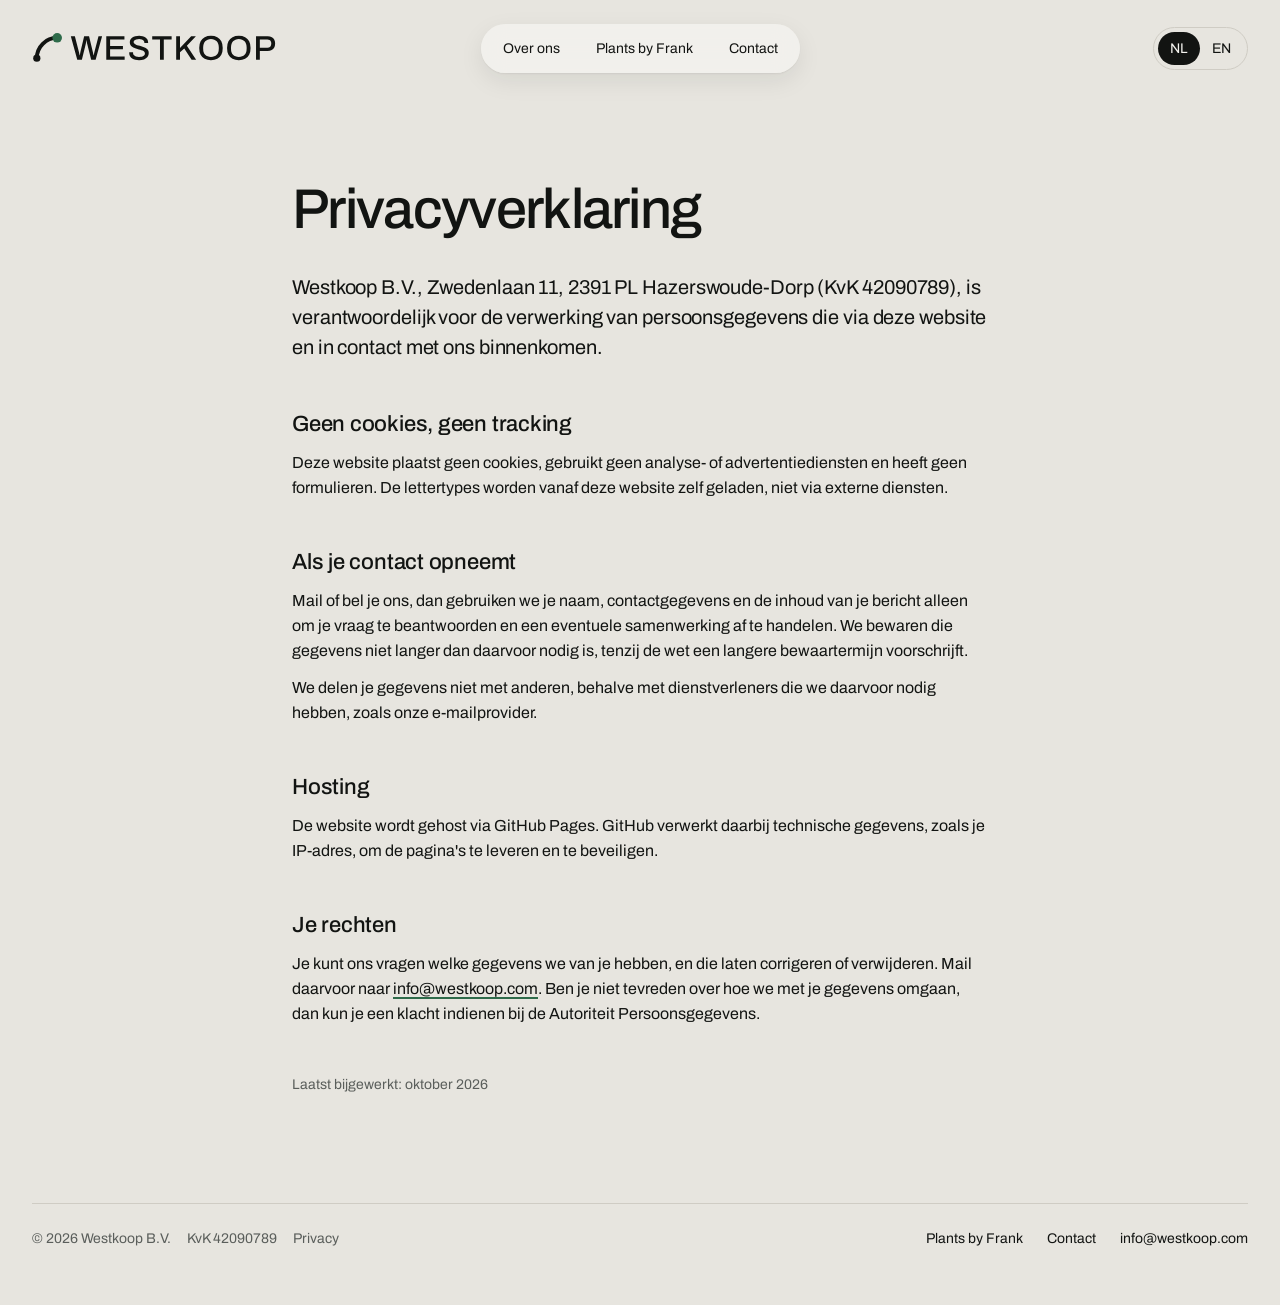
<file: privacy/index.html>
<!doctype html>
<html lang="nl">
<head>
<meta charset="utf-8">
<meta name="viewport" content="width=device-width, initial-scale=1">
<title>Privacyverklaring — Westkoop</title>
<meta name="description" content="Hoe Westkoop B.V. omgaat met persoonsgegevens.">
<link rel="canonical" href="https://westkoop.com/privacy/">
<link rel="alternate" hreflang="nl" href="https://westkoop.com/privacy/">
<link rel="alternate" hreflang="en" href="https://westkoop.com/en/privacy/">
<link rel="alternate" hreflang="x-default" href="https://westkoop.com/privacy/">
<meta property="og:type" content="website">
<meta property="og:site_name" content="Westkoop">
<meta property="og:title" content="Privacyverklaring — Westkoop">
<meta property="og:description" content="Hoe Westkoop B.V. omgaat met persoonsgegevens.">
<meta property="og:url" content="https://westkoop.com/privacy/">
<meta property="og:image" content="https://westkoop.com/assets/img/og-image.png">
<meta property="og:image:width" content="1200">
<meta property="og:image:height" content="630">
<meta property="og:locale" content="nl_NL">
<meta name="twitter:card" content="summary_large_image">
<meta name="theme-color" content="#e7e5df">
<link rel="icon" href="../favicon.ico" sizes="32x32">
<link rel="icon" href="../assets/img/favicon.svg" type="image/svg+xml">
<link rel="apple-touch-icon" href="../assets/img/apple-touch-icon.png">
<link rel="manifest" href="../site.webmanifest">
<link rel="preload" href="../assets/fonts/Archivo-Variable.woff2" as="font" type="font/woff2" crossorigin>
<link rel="stylesheet" href="../assets/css/site.css">
<script>document.documentElement.classList.add('js');try{if(sessionStorage.getItem('wk-loader')==='1')document.documentElement.classList.add('seen')}catch(e){}</script>
<script src="../assets/js/site.js" defer></script>
<script type="application/ld+json">{"@context": "https://schema.org", "@type": "Organization", "name": "Westkoop B.V.", "url": "https://westkoop.com/", "logo": "https://westkoop.com/assets/img/westkoop-logo.png", "email": "info@westkoop.com", "telephone": "+31631912710", "address": {"@type": "PostalAddress", "streetAddress": "Zwedenlaan 11", "postalCode": "2391 PL", "addressLocality": "Hazerswoude-Dorp", "addressCountry": "NL"}, "brand": {"@type": "Brand", "name": "Plants by Frank", "url": "https://plantsbyfrank.com"}}</script>
</head>
<body>
<div class="page" id="top">
  <header>
    <div class="wrap">
      <a class="home" href="../" aria-label="Westkoop, home"><svg class="" style="height:30px;width:auto;display:block" xmlns="http://www.w3.org/2000/svg" role="img" aria-label="Westkoop" viewBox="0 0 714.30 87.81"><g transform="translate(0.00 0.00) scale(0.8781)"><path d="M16 84A68 68 0 0 1 84 16" fill="none" style="stroke:var(--ink)" stroke-width="13"/><circle cx="16" cy="84" r="12" style="fill:var(--ink)"/><circle cx="84" cy="16" r="16" style="fill:var(--accent)"/></g><g transform="translate(112.50 9.60)"><path d="M19.964837646484376 68.60000000000001 1.121612548828125 0.0H12.975811767578126L24.659552001953127 45.24315795898438Q24.983874511718753 46.34044799804688 25.369003295898438 48.23638305664063Q25.754132080078126 50.13231811523438 26.151422119140626 52.190414428710945Q26.548712158203127 54.248510742187506 26.8216796875 55.87012329101563H27.4189697265625Q27.66761474609375 54.59715576171876 27.878421020507815 53.08770446777345Q28.089227294921876 51.57825317382813 28.375711059570314 50.06880187988282Q28.66219482421875 48.55935058593751 28.91083984375 47.287738037109385Q29.15948486328125 46.01612548828126 29.3081298828125 45.24315795898438L40.143225097656256 0.0H54.532586669921876L65.39200439453126 45.24315795898438Q65.71632690429688 46.34044799804688 66.08929443359375 48.23638305664063Q66.46226196289062 50.13231811523438 66.8473907470703 52.190414428710945Q67.23251953125 54.248510742187506 67.48116455078126 55.87012329101563H68.07845458984376Q68.327099609375 54.672833251953136 68.62574462890625 53.20122070312501Q68.9243896484375 51.72960815429688 69.23519592285156 50.25799560546876Q69.54600219726562 48.78638305664063 69.87032470703124 47.476931762695315Q70.19464721679688 46.16748046875001 70.41896972656251 45.24315795898438L82.12703247070313 0.0H92.67310180664063L73.75419921875 68.60000000000001H60.67838745117188L49.18922729492188 22.77303466796876Q48.864904785156256 21.324389648437503 48.47842102050782 19.35277709960938Q48.09193725585938 17.381164550781257 47.7689697265625 15.36090698242188Q47.44600219726563 13.340649414062504 47.197357177734375 11.794714355468756H46.700067138671876Q46.527099609375 13.392004394531256 46.204132080078125 15.487939453125005Q45.88116455078125 17.583874511718754 45.50819702148438 19.529809570312505Q45.135229492187506 21.475744628906256 44.810906982421876 22.77303466796876L33.49471435546875 68.60000000000001Z" style="fill:var(--ink)"/><path d="M104.93509521484376 68.60000000000001V0.0H158.07025756835938V9.567681884765634H116.08658447265626V28.729675292968757H153.67025756835938V38.29735717773438H116.08658447265626V59.03231811523438H158.67025756835938V68.60000000000001Z" style="fill:var(--ink)"/><path d="M200.74051513671878 69.80000000000001Q195.08916015625002 69.80000000000001 189.9013214111328 68.6351287841797Q184.71348266601564 67.47025756835939 180.71348266601564 64.91754760742188Q176.71348266601564 62.36483764648438 174.4013214111328 58.43916015625001Q172.08916015625002 54.51348266601563 172.08916015625002 48.96754760742188Q172.08916015625002 48.39187011718751 172.1269989013672 47.85267639160157Q172.1648376464844 47.31348266601563 172.18916015625 46.91619262695313H183.4406494140625Q183.41632690429688 47.18916015625001 183.3663269042969 47.78780517578126Q183.3163269042969 48.386450195312506 183.3163269042969 48.83509521484376Q183.3163269042969 52.52425537109376 185.48387451171877 55.093157958984385Q187.65142211914065 57.66206054687501 191.6040985107422 58.985028076171886Q195.55677490234376 60.30799560546876 200.72432250976564 60.30799560546876Q203.53787231445315 60.30799560546876 206.12435607910157 59.956640625000006Q208.71083984375002 59.60528564453126 210.87703247070314 58.85528564453126Q213.04322509765626 58.10528564453126 214.64454650878906 56.94583435058594Q216.2458679199219 55.78638305664063 217.112060546875 54.18235168457032Q217.97825317382814 52.57832031250001 217.97825317382814 50.470257568359386Q217.97825317382814 47.302709960937506 216.11744689941406 45.22029113769532Q214.25664062500002 43.13787231445313 211.12151184082035 41.740582275390636Q207.98638305664065 40.34329223632813 204.02693176269534 39.24464721679688Q200.06748046875003 38.14600219726563 195.88370666503909 37.046002197265636Q191.69993286132814 35.946002197265635 187.74048156738283 34.44464721679688Q183.78103027343752 32.94329223632813 180.64590148925782 30.79193725585938Q177.51077270507815 28.640582275390628 175.64996643066408 25.351388549804692Q173.78916015625 22.062194824218757 173.78916015625 17.410839843750004Q173.78916015625 12.902709960937507 175.68106384277345 9.400000000000006Q177.5729675292969 5.897290039062504 181.16487121582034 3.5472900390625064Q184.75677490234378 1.1972900390625085 189.79325866699222 -0.0013549804687400524Q194.82974243164065 -1.1999999999999886 201.11890258789066 -1.1999999999999886Q206.54593505859378 -1.1999999999999886 211.29864501953128 -0.06216125488280255Q216.05135498046877 1.0756774902343835 219.6783874511719 3.477032470703133Q223.30541992187503 5.878387451171882 225.35677490234377 9.56758117675782Q227.40812988281252 13.256774902343757 227.40812988281252 18.383807373046878V19.58380737304688H216.3323181152344V18.316259765625006Q216.3323181152344 15.148712158203132 214.3998992919922 12.94197082519532Q212.46748046875 10.735229492187507 209.06209411621097 9.51361694335938Q205.6567077636719 8.292004394531254 201.21348266601564 8.292004394531254Q195.91083984375 8.292004394531254 192.3095184326172 9.324423217773443Q188.7081970214844 10.356842041015632 186.87442321777348 12.25006713867188Q185.04064941406253 14.14329223632813 185.04064941406253 16.737872314453128Q185.04064941406253 19.554064941406253 186.90145568847657 21.448645019531256Q188.76226196289065 23.34322509765626 191.90955200195316 24.640515136718758Q195.05684204101564 25.937805175781257 199.01629333496095 26.986450195312507Q202.97574462890628 28.035095214843757 207.14735717773442 29.172933959960943Q211.31896972656253 30.31077270507813 215.27842102050784 31.786450195312504Q219.23787231445314 33.26212768554688 222.38516235351562 35.47564392089845Q225.53245239257814 37.68916015625001 227.3932586669922 40.96483764648438Q229.25406494140628 44.240515136718756 229.25406494140628 48.86483764648438Q229.25406494140628 56.34593505859376 225.57703247070316 60.97296752929688Q221.90000000000003 65.60000000000001 215.47161254882815 67.70000000000002Q209.04322509765626 69.80000000000001 200.74051513671878 69.80000000000001Z" style="fill:var(--ink)"/><path d="M262.1350952148438 68.60000000000001V9.643359375000003H239.3838073730469V0.0H296.1865173339844V9.643359375000003H273.2865844726563V68.60000000000001Z" style="fill:var(--ink)"/><path d="M309.5350952148438 68.60000000000001V0.0H320.6865844726563V34.15928344726563L353.4458679199219 0.0H367.20548706054694L340.84871215820317 27.58109741210938L367.92438964843757 68.60000000000001H354.66477050781253L333.19187011718753 35.46497192382813L320.6865844726563 46.96212768554688V68.60000000000001Z" style="fill:var(--ink)"/><path d="M411.3459350585938 69.80000000000001Q400.6702575683594 69.80000000000001 392.9310638427735 65.91351623535158Q385.19187011718753 62.02703247070313 381.0661926269531 54.127032470703135Q376.9405151367188 46.227032470703136 376.9405151367188 34.300000000000004Q376.9405151367188 22.272967529296878 381.0661926269531 14.42296752929688Q385.19187011718753 6.572967529296882 392.9310638427735 2.6864837646484467Q400.6702575683594 -1.1999999999999886 411.3459350585938 -1.1999999999999886Q422.1216125488281 -1.1999999999999886 429.8229675292969 2.6864837646484467Q437.5243225097656 6.572967529296882 441.65 14.42296752929688Q445.7756774902344 22.272967529296878 445.7756774902344 34.300000000000004Q445.7756774902344 46.227032470703136 441.65 54.127032470703135Q437.5243225097656 62.02703247070313 429.8229675292969 65.91351623535158Q422.1216125488281 69.80000000000001 411.3459350585938 69.80000000000001ZM411.3459350585938 60.30799560546876Q416.78916015625003 60.30799560546876 421.04319152832034 58.783673095703136Q425.29722290039064 57.25935058593751 428.2526092529297 54.16341552734376Q431.2079956054688 51.067480468750006 432.76609191894534 46.40128784179688Q434.3241882324219 41.73509521484375 434.3241882324219 35.45135498046876V33.300000000000004Q434.3241882324219 26.940582275390632 432.76609191894534 22.236550903320317Q431.2079956054688 17.532519531250003 428.2526092529297 14.436584472656254Q425.29722290039064 11.340649414062504 421.04319152832034 9.81632690429688Q416.78916015625003 8.292004394531254 411.3459350585938 8.292004394531254Q405.9027099609375 8.292004394531254 401.66083984375 9.81632690429688Q397.4189697265625 11.340649414062504 394.4635833740235 14.436584472656254Q391.5081970214844 17.532519531250003 389.987939453125 22.236550903320317Q388.4676818847656 26.940582275390632 388.4676818847656 33.300000000000004V35.45135498046876Q388.4676818847656 41.73509521484375 389.987939453125 46.40128784179688Q391.5081970214844 51.067480468750006 394.4635833740235 54.16341552734376Q397.4189697265625 57.25935058593751 401.66083984375 58.783673095703136Q405.9027099609375 60.30799560546876 411.3459350585938 60.30799560546876Z" style="fill:var(--ink)"/><path d="M492.8459350585938 69.80000000000001Q482.1702575683594 69.80000000000001 474.4310638427735 65.91351623535158Q466.69187011718753 62.02703247070313 462.5661926269531 54.127032470703135Q458.4405151367188 46.227032470703136 458.4405151367188 34.300000000000004Q458.4405151367188 22.272967529296878 462.5661926269531 14.42296752929688Q466.69187011718753 6.572967529296882 474.4310638427735 2.6864837646484467Q482.1702575683594 -1.1999999999999886 492.8459350585938 -1.1999999999999886Q503.6216125488281 -1.1999999999999886 511.3229675292969 2.6864837646484467Q519.0243225097656 6.572967529296882 523.1500000000001 14.42296752929688Q527.2756774902344 22.272967529296878 527.2756774902344 34.300000000000004Q527.2756774902344 46.227032470703136 523.1500000000001 54.127032470703135Q519.0243225097656 62.02703247070313 511.3229675292969 65.91351623535158Q503.6216125488281 69.80000000000001 492.8459350585938 69.80000000000001ZM492.8459350585938 60.30799560546876Q498.28916015625003 60.30799560546876 502.54319152832034 58.783673095703136Q506.79722290039064 57.25935058593751 509.7526092529297 54.16341552734376Q512.7079956054688 51.067480468750006 514.2660919189453 46.40128784179688Q515.8241882324219 41.73509521484375 515.8241882324219 35.45135498046876V33.300000000000004Q515.8241882324219 26.940582275390632 514.2660919189453 22.236550903320317Q512.7079956054688 17.532519531250003 509.7526092529297 14.436584472656254Q506.79722290039064 11.340649414062504 502.54319152832034 9.81632690429688Q498.28916015625003 8.292004394531254 492.8459350585938 8.292004394531254Q487.4027099609375 8.292004394531254 483.16083984375 9.81632690429688Q478.9189697265625 11.340649414062504 475.9635833740235 14.436584472656254Q473.0081970214844 17.532519531250003 471.487939453125 22.236550903320317Q469.9676818847656 26.940582275390632 469.9676818847656 33.300000000000004V35.45135498046876Q469.9676818847656 41.73509521484375 471.487939453125 46.40128784179688Q473.0081970214844 51.067480468750006 475.9635833740235 54.16341552734376Q478.9189697265625 57.25935058593751 483.16083984375 58.783673095703136Q487.4027099609375 60.30799560546876 492.8459350585938 60.30799560546876Z" style="fill:var(--ink)"/><path d="M543.2350952148438 68.60000000000001V0.0H577.3675476074219Q584.7243225097657 0.0 589.528387451172 2.675677490234378Q594.3324523925781 5.351354980468756 596.7473236083985 10.141903686523442Q599.1621948242188 14.932452392578128 599.1621948242188 21.416259765625007Q599.1621948242188 27.921679687500003 596.5621948242188 32.836550903320315Q593.9621948242187 37.75142211914063 589.0189361572266 40.477099609375Q584.0756774902344 43.20277709960938 576.983740234375 43.20277709960938H554.3865844726563V68.60000000000001ZM554.3865844726563 33.63509521484376H576.4864501953125Q581.8026428222656 33.63509521484376 584.8566741943359 30.393225097656256Q587.9107055664062 27.151354980468753 587.9107055664062 21.464904785156257Q587.9107055664062 17.673034667968757 586.6255767822265 15.041970825195317Q585.3404479980469 12.410906982421878 582.8215454101562 10.989294433593756Q580.3026428222656 9.567681884765634 576.4864501953125 9.567681884765634H554.3865844726563Z" style="fill:var(--ink)"/></g></svg></a>
      <nav class="navpill small" aria-label="Hoofdmenu">
        <a href="../#over">Over ons</a>
        <a href="https://plantsbyfrank.com">Plants by Frank</a>
        <a href="../#contact">Contact</a>
      </nav>
      <div class="tools small">
        <nav class="lang" aria-label="Taal">
          <a href="./" hreflang="nl" lang="nl" aria-current="true">NL</a>
          <a href="../en/privacy/" hreflang="en" lang="en">EN</a>
        </nav>
      </div>
    </div>
  </header>
  <main class="doc">
    <h1 class="h1">Privacyverklaring</h1>
    <p class="body-lg">Westkoop B.V., Zwedenlaan 11, 2391 PL Hazerswoude-Dorp (KvK 42090789), is verantwoordelijk voor de verwerking van persoonsgegevens die via deze website en in contact met ons binnenkomen.</p>
    <h2 class="h3">Geen cookies, geen tracking</h2><p class="body">Deze website plaatst geen cookies, gebruikt geen analyse- of advertentiediensten en heeft geen formulieren. De lettertypes worden vanaf deze website zelf geladen, niet via externe diensten.</p><h2 class="h3">Als je contact opneemt</h2><p class="body">Mail of bel je ons, dan gebruiken we je naam, contactgegevens en de inhoud van je bericht alleen om je vraag te beantwoorden en een eventuele samenwerking af te handelen. We bewaren die gegevens niet langer dan daarvoor nodig is, tenzij de wet een langere bewaartermijn voorschrijft.</p><p class="body">We delen je gegevens niet met anderen, behalve met dienstverleners die we daarvoor nodig hebben, zoals onze e-mailprovider.</p><h2 class="h3">Hosting</h2><p class="body">De website wordt gehost via GitHub Pages. GitHub verwerkt daarbij technische gegevens, zoals je IP-adres, om de pagina's te leveren en te beveiligen.</p><h2 class="h3">Je rechten</h2><p class="body">Je kunt ons vragen welke gegevens we van je hebben, en die laten corrigeren of verwijderen. Mail daarvoor naar <a href="mailto:info@westkoop.com">info@westkoop.com</a>. Ben je niet tevreden over hoe we met je gegevens omgaan, dan kun je een klacht indienen bij de Autoriteit Persoonsgegevens.</p>
    <p class="small meta" style="margin-top:var(--space-12)">Laatst bijgewerkt: oktober 2026</p>
  </main>
  <footer>
    <div class="wrap">
      <div class="row small">
        <div class="legal"><span>&copy; 2026 Westkoop B.V.</span><span>KvK 42090789</span><a href="./">Privacy</a></div>
        <div class="links"><a href="https://plantsbyfrank.com">Plants by Frank</a><a href="../#contact">Contact</a><a href="mailto:info@westkoop.com">info@westkoop.com</a></div>
      </div>
      
    </div>
  </footer>
</div>
</body>
</html>
</file>
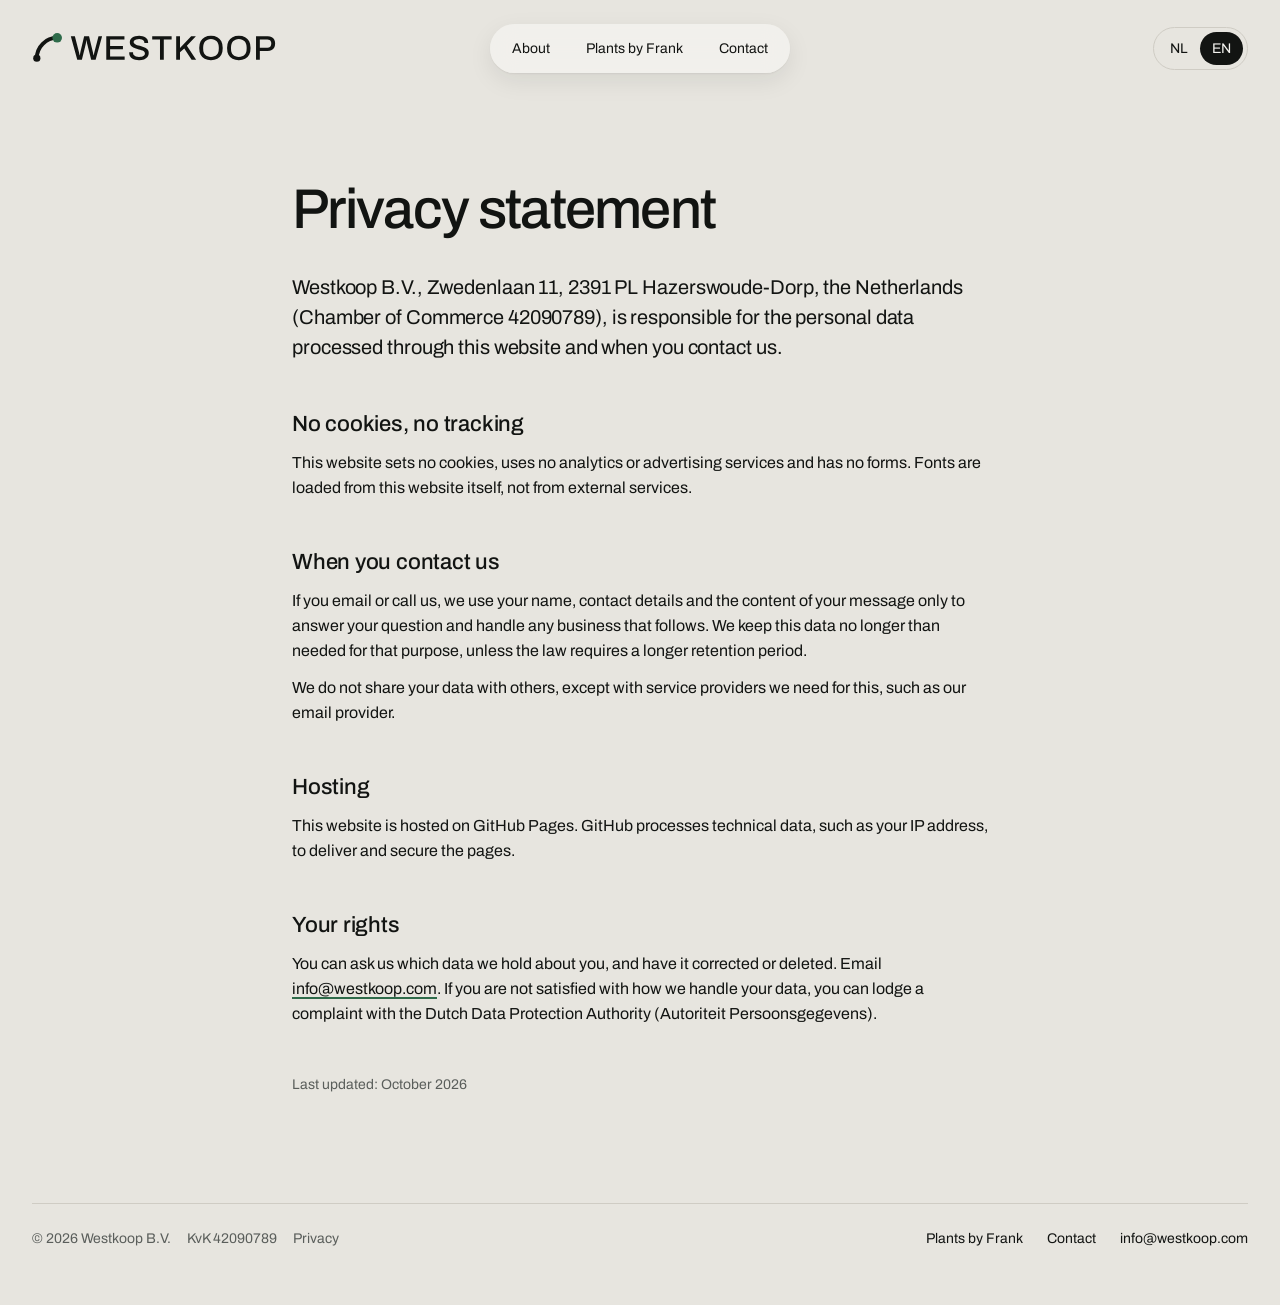
<file: en/privacy/index.html>
<!doctype html>
<html lang="en">
<head>
<meta charset="utf-8">
<meta name="viewport" content="width=device-width, initial-scale=1">
<title>Privacy statement — Westkoop</title>
<meta name="description" content="How Westkoop B.V. handles personal data.">
<link rel="canonical" href="https://westkoop.com/en/privacy/">
<link rel="alternate" hreflang="nl" href="https://westkoop.com/privacy/">
<link rel="alternate" hreflang="en" href="https://westkoop.com/en/privacy/">
<link rel="alternate" hreflang="x-default" href="https://westkoop.com/privacy/">
<meta property="og:type" content="website">
<meta property="og:site_name" content="Westkoop">
<meta property="og:title" content="Privacy statement — Westkoop">
<meta property="og:description" content="How Westkoop B.V. handles personal data.">
<meta property="og:url" content="https://westkoop.com/en/privacy/">
<meta property="og:image" content="https://westkoop.com/assets/img/og-image.png">
<meta property="og:image:width" content="1200">
<meta property="og:image:height" content="630">
<meta property="og:locale" content="en_GB">
<meta name="twitter:card" content="summary_large_image">
<meta name="theme-color" content="#e7e5df">
<link rel="icon" href="../../favicon.ico" sizes="32x32">
<link rel="icon" href="../../assets/img/favicon.svg" type="image/svg+xml">
<link rel="apple-touch-icon" href="../../assets/img/apple-touch-icon.png">
<link rel="manifest" href="../../site.webmanifest">
<link rel="preload" href="../../assets/fonts/Archivo-Variable.woff2" as="font" type="font/woff2" crossorigin>
<link rel="stylesheet" href="../../assets/css/site.css">
<script>document.documentElement.classList.add('js');try{if(sessionStorage.getItem('wk-loader')==='1')document.documentElement.classList.add('seen')}catch(e){}</script>
<script src="../../assets/js/site.js" defer></script>
<script type="application/ld+json">{"@context": "https://schema.org", "@type": "Organization", "name": "Westkoop B.V.", "url": "https://westkoop.com/", "logo": "https://westkoop.com/assets/img/westkoop-logo.png", "email": "info@westkoop.com", "telephone": "+31631912710", "address": {"@type": "PostalAddress", "streetAddress": "Zwedenlaan 11", "postalCode": "2391 PL", "addressLocality": "Hazerswoude-Dorp", "addressCountry": "NL"}, "brand": {"@type": "Brand", "name": "Plants by Frank", "url": "https://plantsbyfrank.com"}}</script>
</head>
<body>
<div class="page" id="top">
  <header>
    <div class="wrap">
      <a class="home" href="../" aria-label="Westkoop, home"><svg class="" style="height:30px;width:auto;display:block" xmlns="http://www.w3.org/2000/svg" role="img" aria-label="Westkoop" viewBox="0 0 714.30 87.81"><g transform="translate(0.00 0.00) scale(0.8781)"><path d="M16 84A68 68 0 0 1 84 16" fill="none" style="stroke:var(--ink)" stroke-width="13"/><circle cx="16" cy="84" r="12" style="fill:var(--ink)"/><circle cx="84" cy="16" r="16" style="fill:var(--accent)"/></g><g transform="translate(112.50 9.60)"><path d="M19.964837646484376 68.60000000000001 1.121612548828125 0.0H12.975811767578126L24.659552001953127 45.24315795898438Q24.983874511718753 46.34044799804688 25.369003295898438 48.23638305664063Q25.754132080078126 50.13231811523438 26.151422119140626 52.190414428710945Q26.548712158203127 54.248510742187506 26.8216796875 55.87012329101563H27.4189697265625Q27.66761474609375 54.59715576171876 27.878421020507815 53.08770446777345Q28.089227294921876 51.57825317382813 28.375711059570314 50.06880187988282Q28.66219482421875 48.55935058593751 28.91083984375 47.287738037109385Q29.15948486328125 46.01612548828126 29.3081298828125 45.24315795898438L40.143225097656256 0.0H54.532586669921876L65.39200439453126 45.24315795898438Q65.71632690429688 46.34044799804688 66.08929443359375 48.23638305664063Q66.46226196289062 50.13231811523438 66.8473907470703 52.190414428710945Q67.23251953125 54.248510742187506 67.48116455078126 55.87012329101563H68.07845458984376Q68.327099609375 54.672833251953136 68.62574462890625 53.20122070312501Q68.9243896484375 51.72960815429688 69.23519592285156 50.25799560546876Q69.54600219726562 48.78638305664063 69.87032470703124 47.476931762695315Q70.19464721679688 46.16748046875001 70.41896972656251 45.24315795898438L82.12703247070313 0.0H92.67310180664063L73.75419921875 68.60000000000001H60.67838745117188L49.18922729492188 22.77303466796876Q48.864904785156256 21.324389648437503 48.47842102050782 19.35277709960938Q48.09193725585938 17.381164550781257 47.7689697265625 15.36090698242188Q47.44600219726563 13.340649414062504 47.197357177734375 11.794714355468756H46.700067138671876Q46.527099609375 13.392004394531256 46.204132080078125 15.487939453125005Q45.88116455078125 17.583874511718754 45.50819702148438 19.529809570312505Q45.135229492187506 21.475744628906256 44.810906982421876 22.77303466796876L33.49471435546875 68.60000000000001Z" style="fill:var(--ink)"/><path d="M104.93509521484376 68.60000000000001V0.0H158.07025756835938V9.567681884765634H116.08658447265626V28.729675292968757H153.67025756835938V38.29735717773438H116.08658447265626V59.03231811523438H158.67025756835938V68.60000000000001Z" style="fill:var(--ink)"/><path d="M200.74051513671878 69.80000000000001Q195.08916015625002 69.80000000000001 189.9013214111328 68.6351287841797Q184.71348266601564 67.47025756835939 180.71348266601564 64.91754760742188Q176.71348266601564 62.36483764648438 174.4013214111328 58.43916015625001Q172.08916015625002 54.51348266601563 172.08916015625002 48.96754760742188Q172.08916015625002 48.39187011718751 172.1269989013672 47.85267639160157Q172.1648376464844 47.31348266601563 172.18916015625 46.91619262695313H183.4406494140625Q183.41632690429688 47.18916015625001 183.3663269042969 47.78780517578126Q183.3163269042969 48.386450195312506 183.3163269042969 48.83509521484376Q183.3163269042969 52.52425537109376 185.48387451171877 55.093157958984385Q187.65142211914065 57.66206054687501 191.6040985107422 58.985028076171886Q195.55677490234376 60.30799560546876 200.72432250976564 60.30799560546876Q203.53787231445315 60.30799560546876 206.12435607910157 59.956640625000006Q208.71083984375002 59.60528564453126 210.87703247070314 58.85528564453126Q213.04322509765626 58.10528564453126 214.64454650878906 56.94583435058594Q216.2458679199219 55.78638305664063 217.112060546875 54.18235168457032Q217.97825317382814 52.57832031250001 217.97825317382814 50.470257568359386Q217.97825317382814 47.302709960937506 216.11744689941406 45.22029113769532Q214.25664062500002 43.13787231445313 211.12151184082035 41.740582275390636Q207.98638305664065 40.34329223632813 204.02693176269534 39.24464721679688Q200.06748046875003 38.14600219726563 195.88370666503909 37.046002197265636Q191.69993286132814 35.946002197265635 187.74048156738283 34.44464721679688Q183.78103027343752 32.94329223632813 180.64590148925782 30.79193725585938Q177.51077270507815 28.640582275390628 175.64996643066408 25.351388549804692Q173.78916015625 22.062194824218757 173.78916015625 17.410839843750004Q173.78916015625 12.902709960937507 175.68106384277345 9.400000000000006Q177.5729675292969 5.897290039062504 181.16487121582034 3.5472900390625064Q184.75677490234378 1.1972900390625085 189.79325866699222 -0.0013549804687400524Q194.82974243164065 -1.1999999999999886 201.11890258789066 -1.1999999999999886Q206.54593505859378 -1.1999999999999886 211.29864501953128 -0.06216125488280255Q216.05135498046877 1.0756774902343835 219.6783874511719 3.477032470703133Q223.30541992187503 5.878387451171882 225.35677490234377 9.56758117675782Q227.40812988281252 13.256774902343757 227.40812988281252 18.383807373046878V19.58380737304688H216.3323181152344V18.316259765625006Q216.3323181152344 15.148712158203132 214.3998992919922 12.94197082519532Q212.46748046875 10.735229492187507 209.06209411621097 9.51361694335938Q205.6567077636719 8.292004394531254 201.21348266601564 8.292004394531254Q195.91083984375 8.292004394531254 192.3095184326172 9.324423217773443Q188.7081970214844 10.356842041015632 186.87442321777348 12.25006713867188Q185.04064941406253 14.14329223632813 185.04064941406253 16.737872314453128Q185.04064941406253 19.554064941406253 186.90145568847657 21.448645019531256Q188.76226196289065 23.34322509765626 191.90955200195316 24.640515136718758Q195.05684204101564 25.937805175781257 199.01629333496095 26.986450195312507Q202.97574462890628 28.035095214843757 207.14735717773442 29.172933959960943Q211.31896972656253 30.31077270507813 215.27842102050784 31.786450195312504Q219.23787231445314 33.26212768554688 222.38516235351562 35.47564392089845Q225.53245239257814 37.68916015625001 227.3932586669922 40.96483764648438Q229.25406494140628 44.240515136718756 229.25406494140628 48.86483764648438Q229.25406494140628 56.34593505859376 225.57703247070316 60.97296752929688Q221.90000000000003 65.60000000000001 215.47161254882815 67.70000000000002Q209.04322509765626 69.80000000000001 200.74051513671878 69.80000000000001Z" style="fill:var(--ink)"/><path d="M262.1350952148438 68.60000000000001V9.643359375000003H239.3838073730469V0.0H296.1865173339844V9.643359375000003H273.2865844726563V68.60000000000001Z" style="fill:var(--ink)"/><path d="M309.5350952148438 68.60000000000001V0.0H320.6865844726563V34.15928344726563L353.4458679199219 0.0H367.20548706054694L340.84871215820317 27.58109741210938L367.92438964843757 68.60000000000001H354.66477050781253L333.19187011718753 35.46497192382813L320.6865844726563 46.96212768554688V68.60000000000001Z" style="fill:var(--ink)"/><path d="M411.3459350585938 69.80000000000001Q400.6702575683594 69.80000000000001 392.9310638427735 65.91351623535158Q385.19187011718753 62.02703247070313 381.0661926269531 54.127032470703135Q376.9405151367188 46.227032470703136 376.9405151367188 34.300000000000004Q376.9405151367188 22.272967529296878 381.0661926269531 14.42296752929688Q385.19187011718753 6.572967529296882 392.9310638427735 2.6864837646484467Q400.6702575683594 -1.1999999999999886 411.3459350585938 -1.1999999999999886Q422.1216125488281 -1.1999999999999886 429.8229675292969 2.6864837646484467Q437.5243225097656 6.572967529296882 441.65 14.42296752929688Q445.7756774902344 22.272967529296878 445.7756774902344 34.300000000000004Q445.7756774902344 46.227032470703136 441.65 54.127032470703135Q437.5243225097656 62.02703247070313 429.8229675292969 65.91351623535158Q422.1216125488281 69.80000000000001 411.3459350585938 69.80000000000001ZM411.3459350585938 60.30799560546876Q416.78916015625003 60.30799560546876 421.04319152832034 58.783673095703136Q425.29722290039064 57.25935058593751 428.2526092529297 54.16341552734376Q431.2079956054688 51.067480468750006 432.76609191894534 46.40128784179688Q434.3241882324219 41.73509521484375 434.3241882324219 35.45135498046876V33.300000000000004Q434.3241882324219 26.940582275390632 432.76609191894534 22.236550903320317Q431.2079956054688 17.532519531250003 428.2526092529297 14.436584472656254Q425.29722290039064 11.340649414062504 421.04319152832034 9.81632690429688Q416.78916015625003 8.292004394531254 411.3459350585938 8.292004394531254Q405.9027099609375 8.292004394531254 401.66083984375 9.81632690429688Q397.4189697265625 11.340649414062504 394.4635833740235 14.436584472656254Q391.5081970214844 17.532519531250003 389.987939453125 22.236550903320317Q388.4676818847656 26.940582275390632 388.4676818847656 33.300000000000004V35.45135498046876Q388.4676818847656 41.73509521484375 389.987939453125 46.40128784179688Q391.5081970214844 51.067480468750006 394.4635833740235 54.16341552734376Q397.4189697265625 57.25935058593751 401.66083984375 58.783673095703136Q405.9027099609375 60.30799560546876 411.3459350585938 60.30799560546876Z" style="fill:var(--ink)"/><path d="M492.8459350585938 69.80000000000001Q482.1702575683594 69.80000000000001 474.4310638427735 65.91351623535158Q466.69187011718753 62.02703247070313 462.5661926269531 54.127032470703135Q458.4405151367188 46.227032470703136 458.4405151367188 34.300000000000004Q458.4405151367188 22.272967529296878 462.5661926269531 14.42296752929688Q466.69187011718753 6.572967529296882 474.4310638427735 2.6864837646484467Q482.1702575683594 -1.1999999999999886 492.8459350585938 -1.1999999999999886Q503.6216125488281 -1.1999999999999886 511.3229675292969 2.6864837646484467Q519.0243225097656 6.572967529296882 523.1500000000001 14.42296752929688Q527.2756774902344 22.272967529296878 527.2756774902344 34.300000000000004Q527.2756774902344 46.227032470703136 523.1500000000001 54.127032470703135Q519.0243225097656 62.02703247070313 511.3229675292969 65.91351623535158Q503.6216125488281 69.80000000000001 492.8459350585938 69.80000000000001ZM492.8459350585938 60.30799560546876Q498.28916015625003 60.30799560546876 502.54319152832034 58.783673095703136Q506.79722290039064 57.25935058593751 509.7526092529297 54.16341552734376Q512.7079956054688 51.067480468750006 514.2660919189453 46.40128784179688Q515.8241882324219 41.73509521484375 515.8241882324219 35.45135498046876V33.300000000000004Q515.8241882324219 26.940582275390632 514.2660919189453 22.236550903320317Q512.7079956054688 17.532519531250003 509.7526092529297 14.436584472656254Q506.79722290039064 11.340649414062504 502.54319152832034 9.81632690429688Q498.28916015625003 8.292004394531254 492.8459350585938 8.292004394531254Q487.4027099609375 8.292004394531254 483.16083984375 9.81632690429688Q478.9189697265625 11.340649414062504 475.9635833740235 14.436584472656254Q473.0081970214844 17.532519531250003 471.487939453125 22.236550903320317Q469.9676818847656 26.940582275390632 469.9676818847656 33.300000000000004V35.45135498046876Q469.9676818847656 41.73509521484375 471.487939453125 46.40128784179688Q473.0081970214844 51.067480468750006 475.9635833740235 54.16341552734376Q478.9189697265625 57.25935058593751 483.16083984375 58.783673095703136Q487.4027099609375 60.30799560546876 492.8459350585938 60.30799560546876Z" style="fill:var(--ink)"/><path d="M543.2350952148438 68.60000000000001V0.0H577.3675476074219Q584.7243225097657 0.0 589.528387451172 2.675677490234378Q594.3324523925781 5.351354980468756 596.7473236083985 10.141903686523442Q599.1621948242188 14.932452392578128 599.1621948242188 21.416259765625007Q599.1621948242188 27.921679687500003 596.5621948242188 32.836550903320315Q593.9621948242187 37.75142211914063 589.0189361572266 40.477099609375Q584.0756774902344 43.20277709960938 576.983740234375 43.20277709960938H554.3865844726563V68.60000000000001ZM554.3865844726563 33.63509521484376H576.4864501953125Q581.8026428222656 33.63509521484376 584.8566741943359 30.393225097656256Q587.9107055664062 27.151354980468753 587.9107055664062 21.464904785156257Q587.9107055664062 17.673034667968757 586.6255767822265 15.041970825195317Q585.3404479980469 12.410906982421878 582.8215454101562 10.989294433593756Q580.3026428222656 9.567681884765634 576.4864501953125 9.567681884765634H554.3865844726563Z" style="fill:var(--ink)"/></g></svg></a>
      <nav class="navpill small" aria-label="Main menu">
        <a href="../#over">About</a>
        <a href="https://plantsbyfrank.com">Plants by Frank</a>
        <a href="../#contact">Contact</a>
      </nav>
      <div class="tools small">
        <nav class="lang" aria-label="Language">
          <a href="../../privacy/" hreflang="nl" lang="nl">NL</a>
          <a href="./" hreflang="en" lang="en" aria-current="true">EN</a>
        </nav>
      </div>
    </div>
  </header>
  <main class="doc">
    <h1 class="h1">Privacy statement</h1>
    <p class="body-lg">Westkoop B.V., Zwedenlaan 11, 2391 PL Hazerswoude-Dorp, the Netherlands (Chamber of Commerce 42090789), is responsible for the personal data processed through this website and when you contact us.</p>
    <h2 class="h3">No cookies, no tracking</h2><p class="body">This website sets no cookies, uses no analytics or advertising services and has no forms. Fonts are loaded from this website itself, not from external services.</p><h2 class="h3">When you contact us</h2><p class="body">If you email or call us, we use your name, contact details and the content of your message only to answer your question and handle any business that follows. We keep this data no longer than needed for that purpose, unless the law requires a longer retention period.</p><p class="body">We do not share your data with others, except with service providers we need for this, such as our email provider.</p><h2 class="h3">Hosting</h2><p class="body">This website is hosted on GitHub Pages. GitHub processes technical data, such as your IP address, to deliver and secure the pages.</p><h2 class="h3">Your rights</h2><p class="body">You can ask us which data we hold about you, and have it corrected or deleted. Email <a href="mailto:info@westkoop.com">info@westkoop.com</a>. If you are not satisfied with how we handle your data, you can lodge a complaint with the Dutch Data Protection Authority (Autoriteit Persoonsgegevens).</p>
    <p class="small meta" style="margin-top:var(--space-12)">Last updated: October 2026</p>
  </main>
  <footer>
    <div class="wrap">
      <div class="row small">
        <div class="legal"><span>&copy; 2026 Westkoop B.V.</span><span>KvK 42090789</span><a href="./">Privacy</a></div>
        <div class="links"><a href="https://plantsbyfrank.com">Plants by Frank</a><a href="../#contact">Contact</a><a href="mailto:info@westkoop.com">info@westkoop.com</a></div>
      </div>
      
    </div>
  </footer>
</div>
</body>
</html>
</file>
<file: assets/css/site.css>
/* Westkoop — site.css. Waarden komen uit het Westkoop Design System (tokens.json). */
@font-face { font-family:"Archivo"; src:url("../fonts/Archivo-Variable.woff2") format("woff2"); font-weight:100 900; font-style:normal; font-display:swap; }
@font-face { font-family:"Instrument Serif"; src:url("../fonts/InstrumentSerif-Regular.woff2") format("woff2"); font-weight:400; font-style:normal; font-display:swap; }
@font-face { font-family:"Instrument Serif"; src:url("../fonts/InstrumentSerif-Italic.woff2") format("woff2"); font-weight:400; font-style:italic; font-display:swap; }
:root {
  --steen: #e7e5df;
  --kalk: #f4f3ef;
  --wit: #ffffff;
  --inkt: #121412;
  --grafiet: #1e211f;
  --grijs: #5a5e5b;
  --groen: #2e6b4a;
  --groen-licht: #a8d5a0;
  --surface: var(--steen);
  --surface-alt: var(--kalk);
  --surface-raised: var(--wit);
  --surface-inverse: var(--inkt);
  --surface-inverse-raised: var(--grafiet);
  --ink: var(--inkt);
  --ink-muted: var(--grijs);
  --ink-inverse: #f3f2ee;
  --ink-inverse-muted: #a4a9a5;
  --line: #cfccc4;
  --line-strong: #7b7f7c;
  --brand: var(--inkt);
  --on-brand: #f3f2ee;
  --brand-inverse: #f3f2ee;
  --on-brand-inverse: var(--inkt);
  --accent: var(--groen);
  --accent-inverse: var(--groen-licht);
  --link: var(--inkt);
  --focus: var(--groen);
  --shadow-nav: 0 1px 2px #1214120f, 0 8px 24px #12141214;
  --focus-ring: 0 0 0 2px #e7e5df, 0 0 0 4px #2e6b4a;
  --focus-ring-inverse: 0 0 0 2px #121412, 0 0 0 4px #a8d5a0;
  --space-1: 4px;
  --space-2: 8px;
  --space-3: 12px;
  --space-4: 16px;
  --space-6: 24px;
  --space-8: 32px;
  --space-12: 48px;
  --space-24: 96px;
  --space-40: 160px;
  --radius-sm: 6px;
  --radius-md: 12px;
  --radius-lg: 20px;
  --radius-icon: 22%;
  --radius-full: 9999px;
  --font-sans: Archivo, "Helvetica Neue", Arial, sans-serif;
  --font-serif: "Instrument Serif", Georgia, "Times New Roman", serif;
}
.display { font-family:var(--font-sans); font-size:88px; line-height:88px; font-weight:500; letter-spacing:-0.04em; }
.h1 { font-family:var(--font-sans); font-size:56px; line-height:60px; font-weight:500; letter-spacing:-0.03em; }
.h2 { font-family:var(--font-sans); font-size:36px; line-height:42px; font-weight:500; letter-spacing:-0.02em; }
.h3 { font-family:var(--font-sans); font-size:22px; line-height:28px; font-weight:500; letter-spacing:-0.01em; }
.label { font-family:var(--font-sans); font-size:12px; line-height:16px; font-weight:500; letter-spacing:0.08em; }
.serif-display { font-family:var(--font-serif); font-size:64px; line-height:66px; font-weight:400; letter-spacing:-0.01em; }
.body-lg { font-family:var(--font-sans); font-size:20px; line-height:30px; font-weight:400; letter-spacing:-0.005em; }
.body { font-family:var(--font-sans); font-size:16px; line-height:25px; font-weight:400; }
.body-strong { font-family:var(--font-sans); font-size:16px; line-height:25px; font-weight:500; }
.small { font-family:var(--font-sans); font-size:14px; line-height:21px; font-weight:400; }
.caption { font-family:var(--font-sans); font-size:12px; line-height:17px; font-weight:400; }

  * { box-sizing:border-box; }
  html, body { margin:0; }
  body { background:var(--surface); color:var(--ink); font-family:var(--font-sans); -webkit-font-smoothing:antialiased; }
  h1, h2, h3, p, ul, dl, dd { margin:0; padding:0; }
  a { color:inherit; }
  .page { position:relative; overflow:hidden; }
  .wrap { max-width:1280px; margin:0 auto; padding:0 var(--space-8); }
  .label { text-transform:uppercase; }
  .muted { color:var(--ink-muted); }

  /* ---------- loader ---------- */
  .loader { display:none; }
  .js .loader { position:absolute; inset:0 0 auto 0; height:min(100vh, 860px); z-index:20; background:var(--surface-inverse); color:var(--ink-inverse);
            display:flex; flex-direction:column; align-items:center; justify-content:center; gap:var(--space-6);
            transition:transform 1000ms cubic-bezier(.76,0,.24,1); }
  .js.seen .loader { display:none; }
  .loader.done { transform:translateY(-101%); }
  .loader svg.route { width:96px; height:96px; overflow:visible; }
  .loader .count { position:absolute; bottom:var(--space-8); left:0; right:0; text-align:center; color:var(--ink-inverse-muted); font-variant-numeric:tabular-nums; }
  .loader .lw { opacity:0; transform:translateY(8px); transition:opacity 600ms, transform 600ms cubic-bezier(.16,1,.3,1); }
  .loader.show-word .lw { opacity:1; transform:none; }

  /* ---------- header ---------- */
  header { position:absolute; top:0; left:0; right:0; z-index:10; }
  header .wrap { display:grid; grid-template-columns:1fr auto 1fr; align-items:center; height:96px; }
  .navpill { display:flex; gap:var(--space-1); padding:6px; border-radius:var(--radius-full); background:#f4f3efcc; backdrop-filter:blur(12px); -webkit-backdrop-filter:blur(12px); box-shadow:var(--shadow-nav); }
  .navpill a { text-decoration:none; padding:8px 16px; border-radius:var(--radius-full); transition:background 200ms; }
  .navpill a:hover { background:var(--surface); }
  .tools { justify-self:end; display:flex; gap:var(--space-2); align-items:center; }
  .lang { display:flex; padding:4px; border-radius:var(--radius-full); border:1px solid var(--line); }
  .lang a { color:var(--ink); text-decoration:none; padding:6px 12px; border-radius:var(--radius-full); }
  .lang a[aria-current="true"] { background:var(--brand); color:var(--on-brand); }
  a:focus-visible { outline:none; box-shadow:var(--focus-ring); }

  /* ---------- reveal ---------- */
  .rv .w { display:inline-block; overflow:hidden; vertical-align:top; padding-bottom:.12em; margin-bottom:-.12em; }
  .rv .w > span { display:inline-block; transform:translateY(110%); transition:transform 900ms cubic-bezier(.16,1,.3,1); transition-delay:var(--d,0ms); }
  .rv.in .w > span { transform:none; }
  .js .fade { opacity:0; transform:translateY(16px); transition:opacity 900ms cubic-bezier(.16,1,.3,1), transform 900ms cubic-bezier(.16,1,.3,1); transition-delay:var(--d,0ms); }
  .js .fade.in { opacity:1; transform:none; }
  .ink-rv .w > span { color:#bdbab2; transition:color 500ms ease; transition-delay:var(--d,0ms); }
  .ink-rv.in .w > span { color:var(--ink); }

  /* ---------- hero ---------- */
  .hero { padding:220px 0 var(--space-12); text-align:center; }
  .hero .label { color:var(--accent); margin-bottom:var(--space-6); }
  .hero h1 { font-size:104px; line-height:100px; max-width:1060px; margin:0 auto; }
  .hero .intro { max-width:640px; margin:var(--space-8) auto var(--space-8); color:var(--ink-muted); }
  .ctas { display:flex; gap:var(--space-3); justify-content:center; align-items:center; flex-wrap:wrap; }
  .pill { display:inline-flex; align-items:center; gap:10px; padding:14px 24px; border-radius:var(--radius-full); text-decoration:none; font-size:16px; line-height:24px; font-weight:500; transition:transform 200ms, background 200ms; }
  .pill .arr { display:inline-block; transition:transform 200ms cubic-bezier(.16,1,.3,1); }
  .pill:hover .arr { transform:translateX(4px); }
  .pill-dark { background:var(--brand); color:var(--on-brand); }
  .pill-light { background:var(--brand-inverse); color:var(--on-brand-inverse); }
  .pill-line { border:1px solid var(--line-strong); color:var(--ink); }
  .pill-line:hover { background:var(--surface-alt); }

  /* ---------- route ---------- */
  .route-band { padding:var(--space-12) 0 var(--space-24); }
  .route-band svg { display:block; width:100%; height:auto; overflow:visible; }
  .route-path { fill:none; stroke:var(--ink); stroke-width:2; stroke-dasharray:var(--len); stroke-dashoffset:var(--len); transition:stroke-dashoffset 1800ms cubic-bezier(.65,0,.35,1); }
  .route-band.in .route-path { stroke-dashoffset:0; }
  .route-start { fill:var(--ink); }
  .route-end { fill:var(--accent); transform-box:fill-box; transform-origin:center; transition:transform 500ms cubic-bezier(.16,1,.3,1) 1700ms; }
  .js .route-end { transform:scale(0); }
  .js .route-band.in .route-end { transform:scale(1); }
  .runner { fill:var(--accent); opacity:0; }
  .route-txt { font-family:var(--font-sans); font-size:14px; fill:var(--ink-muted); letter-spacing:.08em; text-transform:uppercase; }
  .route-cap { text-align:center; margin-top:var(--space-6); color:var(--ink-muted); }

  /* ---------- marquee ---------- */
  .marquee { border-top:1px solid var(--line); border-bottom:1px solid var(--line); overflow:hidden; padding:var(--space-6) 0; }
  .track { display:flex; width:max-content; animation:slide 48s linear infinite; }
  .track span { font-size:64px; line-height:72px; font-weight:500; letter-spacing:-.03em; white-space:nowrap; padding-right:var(--space-8); }
  .track i { font-style:normal; color:var(--accent); }
  @keyframes slide { to { transform:translateX(-50%); } }

  /* ---------- statement ---------- */
  .statement { padding:var(--space-40) 0 var(--space-24); text-align:center; }
  .statement p { font-size:52px; line-height:60px; font-weight:500; letter-spacing:-.025em; max-width:1040px; margin:0 auto; }

  /* ---------- principles ---------- */
  .principles .grid { display:grid; grid-template-columns:repeat(3,1fr); gap:var(--space-8); }
  .principles .item { border-top:1px solid var(--ink); padding-top:var(--space-6); }
  .principles .num { color:var(--accent); margin-bottom:var(--space-12); }
  .principles .h3 { margin-bottom:var(--space-2); }

  /* ---------- Plants by Frank ---------- */
  .pbf { padding:var(--space-24) 0; }
  .panel { position:relative; background:var(--surface-inverse); color:var(--ink-inverse); border-radius:var(--radius-lg); overflow:hidden; display:grid; grid-template-columns:1.05fr 1fr; min-height:600px; }
  .panel .txt { padding:var(--space-24) var(--space-12); display:flex; flex-direction:column; justify-content:space-between; gap:var(--space-12); position:relative; z-index:1; }
  .panel .label { color:var(--accent-inverse); margin-bottom:var(--space-6); }
  .panel .serif-display { font-size:96px; line-height:92px; }
  .panel .serif-display em { font-style:italic; }
  .panel .line { margin-top:var(--space-6); max-width:440px; }
  .panel .sub { color:var(--ink-inverse-muted); margin-top:var(--space-3); max-width:440px; }
  .field { position:relative; display:grid; grid-template-columns:repeat(12, 1fr); align-content:center; gap:22px 0; padding:var(--space-12) var(--space-8); }
  .field b { width:10px; height:10px; border-radius:50%; background:#3a3f3b; justify-self:center; animation:grow 4.8s cubic-bezier(.45,0,.55,1) infinite; animation-delay:var(--d); }
  @keyframes grow { 0%, 55%, 100% { transform:scale(1); background:#3a3f3b; } 22% { transform:scale(2.1); background:var(--accent-inverse); } }

  /* ---------- contact ---------- */
  .contact { padding:var(--space-12) 0 var(--space-24); }
  .contact .grid { display:grid; grid-template-columns:1fr 1fr; gap:var(--space-12); align-items:end; border-top:1px solid var(--line); padding-top:var(--space-12); }
  .contact .label { color:var(--accent); margin-bottom:var(--space-6); }
  .contact .lead { margin-top:var(--space-6); max-width:460px; color:var(--ink-muted); }
  .mail { font-size:44px; line-height:52px; font-weight:500; letter-spacing:-.025em; text-decoration:none; background:linear-gradient(var(--accent),var(--accent)) 0 100% / 100% 2px no-repeat; padding-bottom:4px; transition:background-size 300ms cubic-bezier(.16,1,.3,1); }
  .mail:hover { background-size:0 2px; background-position:100% 100%; }
  .contact dl { display:grid; grid-template-columns:120px 1fr; row-gap:var(--space-3); margin-top:var(--space-8); }
  .contact dt { color:var(--ink-muted); }
  .contact a.tel { text-decoration:none; }

  /* ---------- footer ---------- */
  footer { padding:0 0 var(--space-8); }
  footer .row { display:flex; justify-content:space-between; align-items:center; padding:var(--space-6) 0; border-top:1px solid var(--line); }
  footer .links { display:flex; gap:var(--space-6); }
  footer .links a { text-decoration:none; }
  .bigword-wrap { padding-top:var(--space-6); overflow:hidden; }
  .js .bigword-wrap .bigword { transform:translateY(100%); transition:transform 1200ms cubic-bezier(.16,1,.3,1); }
  .js .bigword-wrap.in .bigword { transform:none; }

  @media (prefers-reduced-motion: reduce) {
    .loader { display:none; }
    .rv .w > span, .fade, .route-path, .route-end, .bigword-wrap .bigword { transition:none !important; transform:none !important; opacity:1 !important; stroke-dashoffset:0 !important; }
    .ink-rv .w > span { color:var(--ink) !important; }
    .track, .field b { animation:none; }
  }

  /* ---------- tekstpagina's (privacy, 404) ---------- */
  .doc { max-width:760px; margin:0 auto; padding:180px var(--space-8) var(--space-24); }
  .doc h1 { margin-bottom:var(--space-8); }
  .doc h2 { margin:var(--space-12) 0 var(--space-3); }
  .doc p, .doc li { margin-bottom:var(--space-3); color:var(--ink); }
  .doc ul { padding-left:1.2em; }
  .doc .meta { color:var(--ink-muted); }
  .doc a { text-decoration-color:var(--accent); text-decoration-thickness:2px; text-underline-offset:3px; }
  .notfound { min-height:70vh; display:flex; flex-direction:column; align-items:center; justify-content:center; text-align:center; gap:var(--space-6); padding:160px var(--space-8) var(--space-12); }
  footer .legal { display:flex; gap:var(--space-4); flex-wrap:wrap; color:var(--ink-muted); }
  footer .legal a { text-decoration:none; }

  @media (max-width: 900px) {
    .wrap { padding:0 var(--space-4); }
    header .wrap { grid-template-columns:1fr auto; height:72px; }
    header .navpill { display:none; }
    header .home svg { height:22px !important; }
    .hero { padding-top:150px; }
    .hero h1 { font-size:48px; line-height:50px; }
    .track span { font-size:40px; line-height:48px; }
    .statement { padding:var(--space-24) 0; }
    .statement p { font-size:30px; line-height:36px; }
    .principles .grid, .contact .grid, .panel { grid-template-columns:1fr; }
    .principles .num { margin-bottom:var(--space-6); }
    .panel .txt { padding:var(--space-12) var(--space-6); }
    .panel .serif-display { font-size:60px; line-height:58px; }
    .field { min-height:240px; padding:var(--space-6); gap:16px 0; }
    .mail { font-size:26px; line-height:34px; }
    .contact dl { grid-template-columns:90px 1fr; }
    footer .row { flex-direction:column; align-items:flex-start; gap:var(--space-3); }
    .doc { padding:130px var(--space-4) var(--space-24); }
  }
</file>
